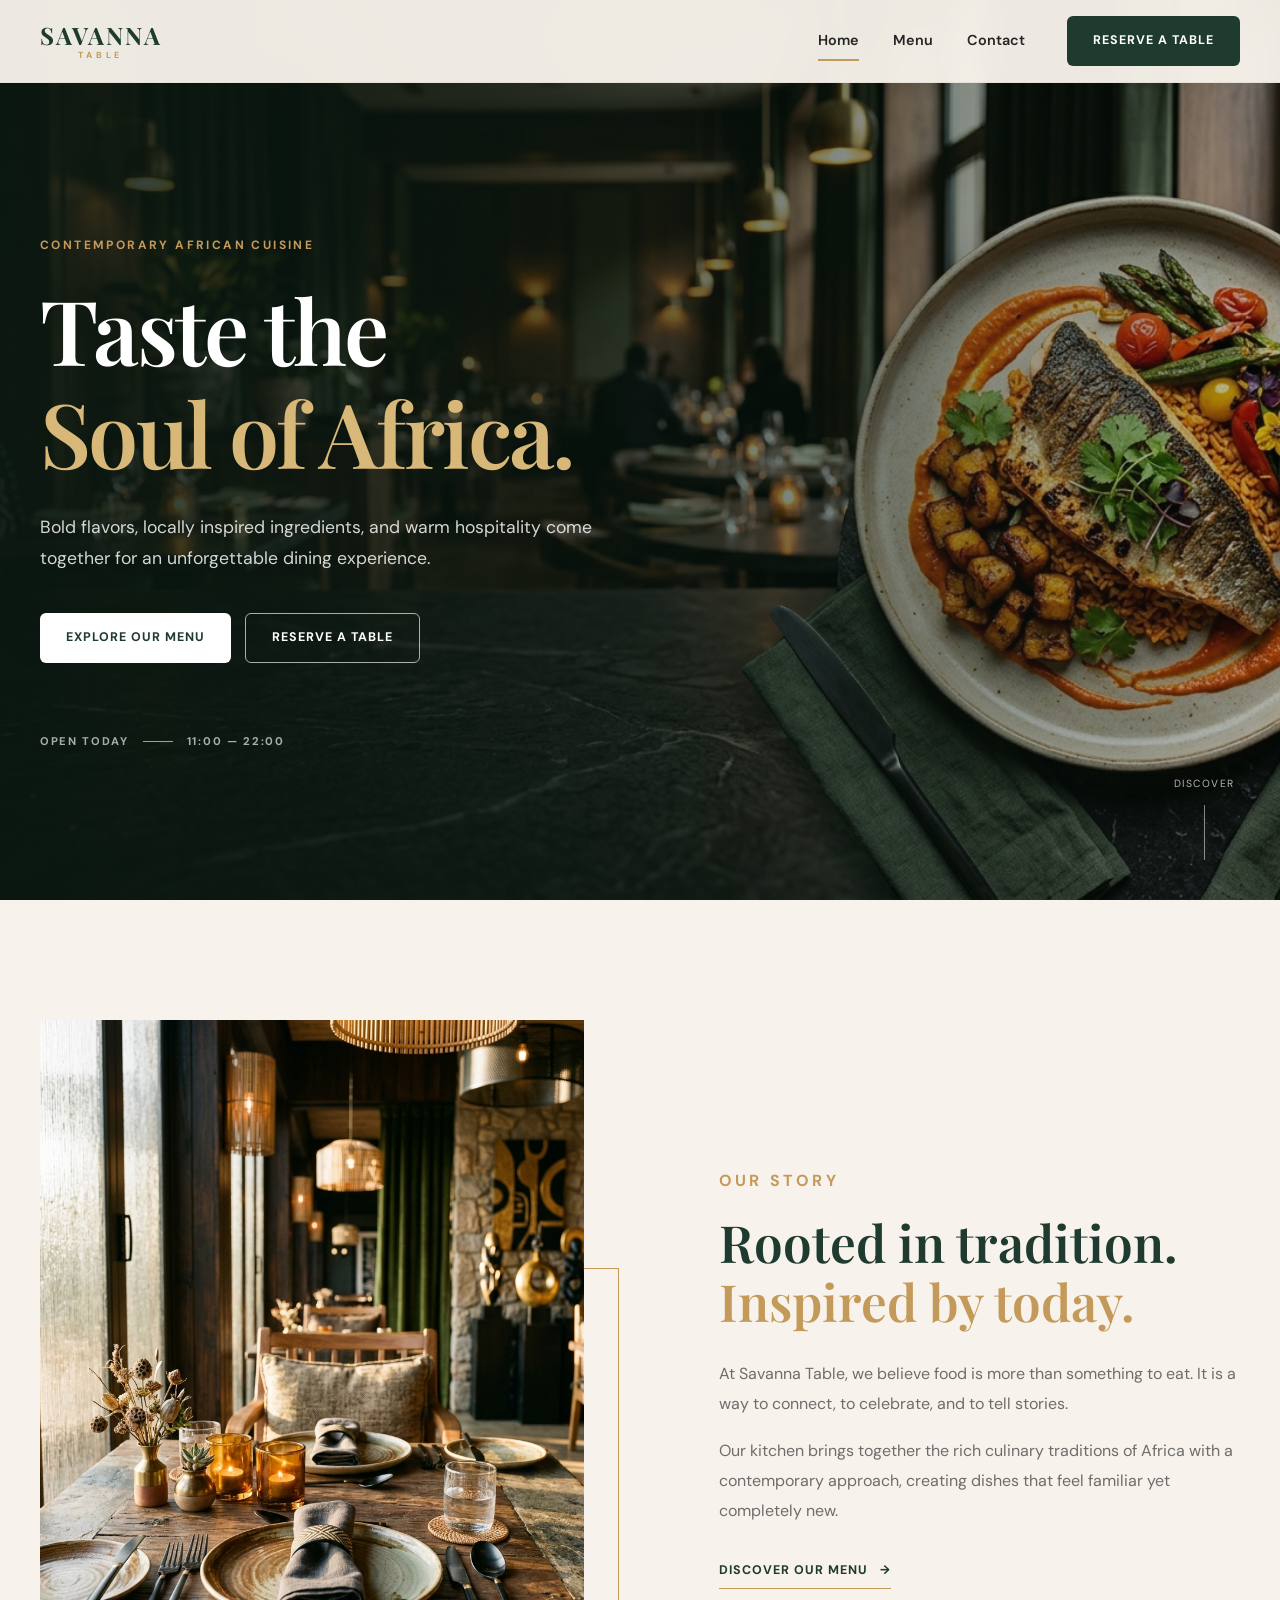
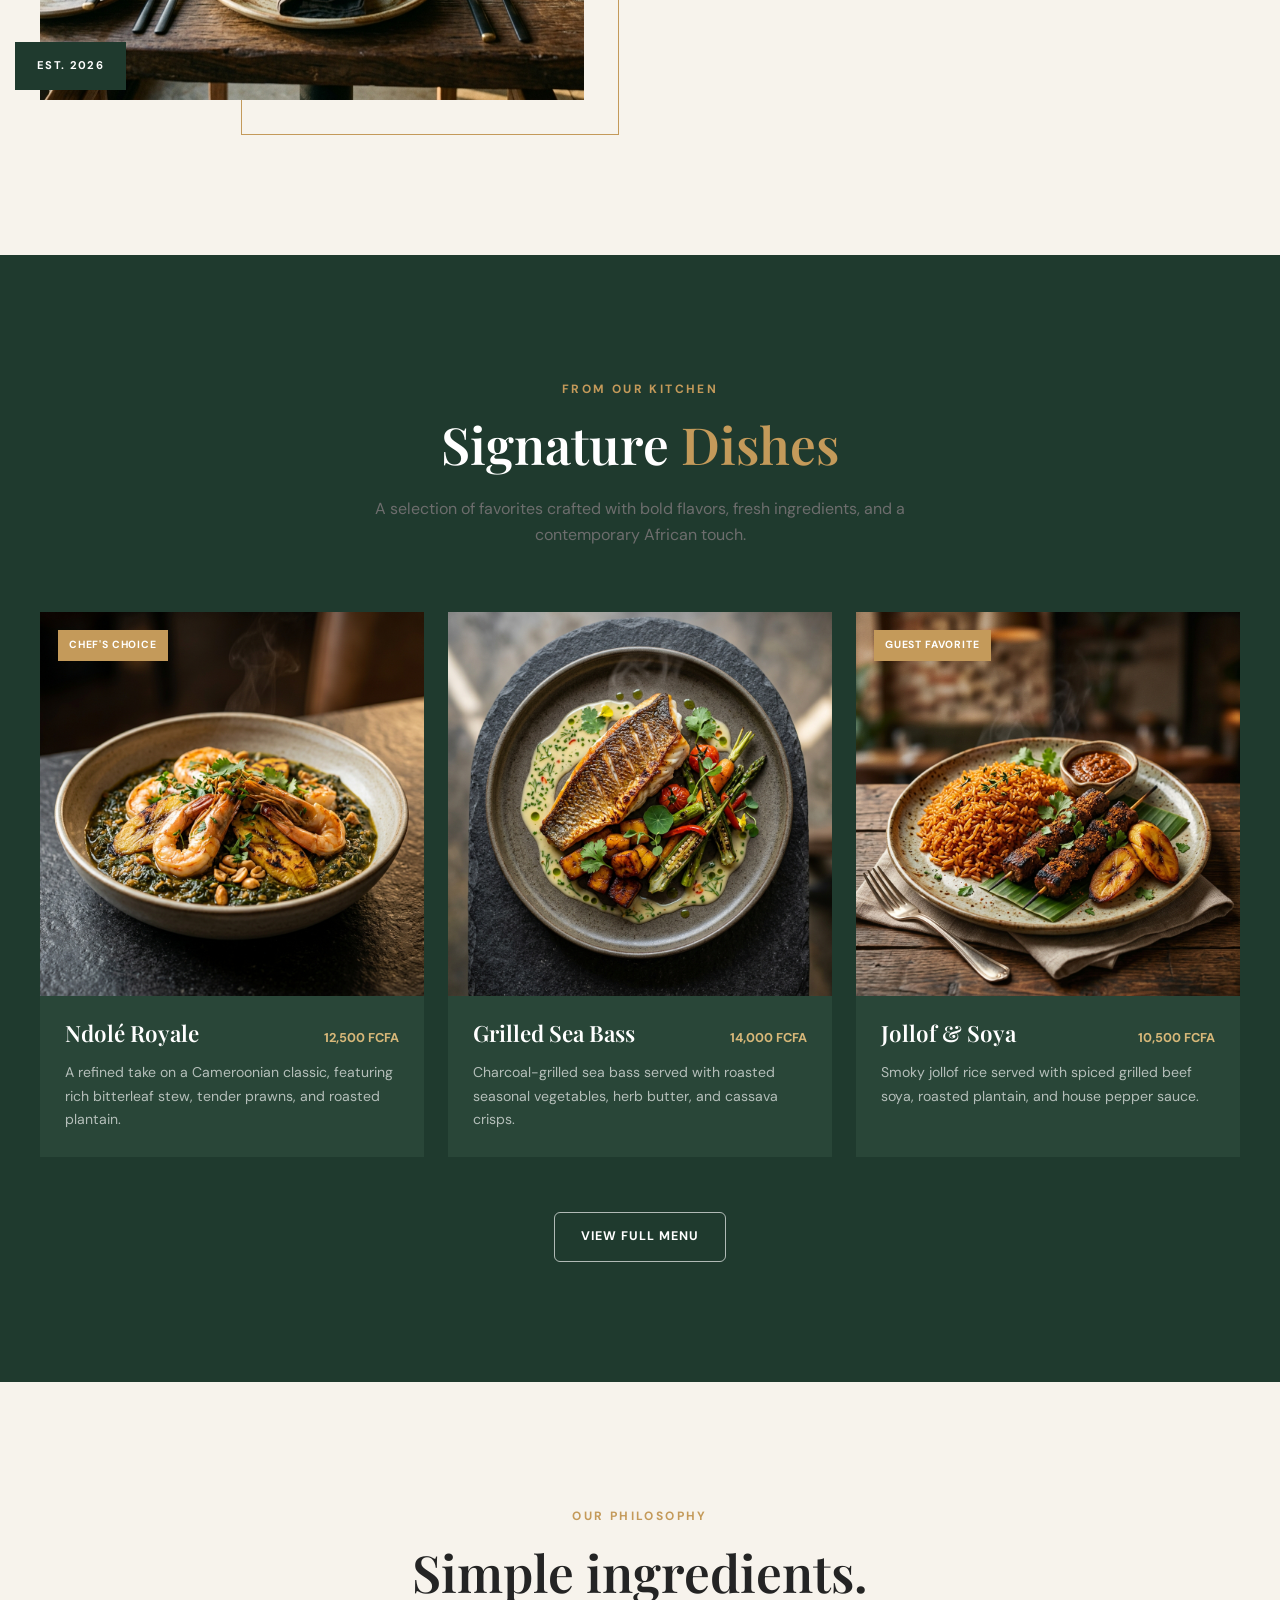
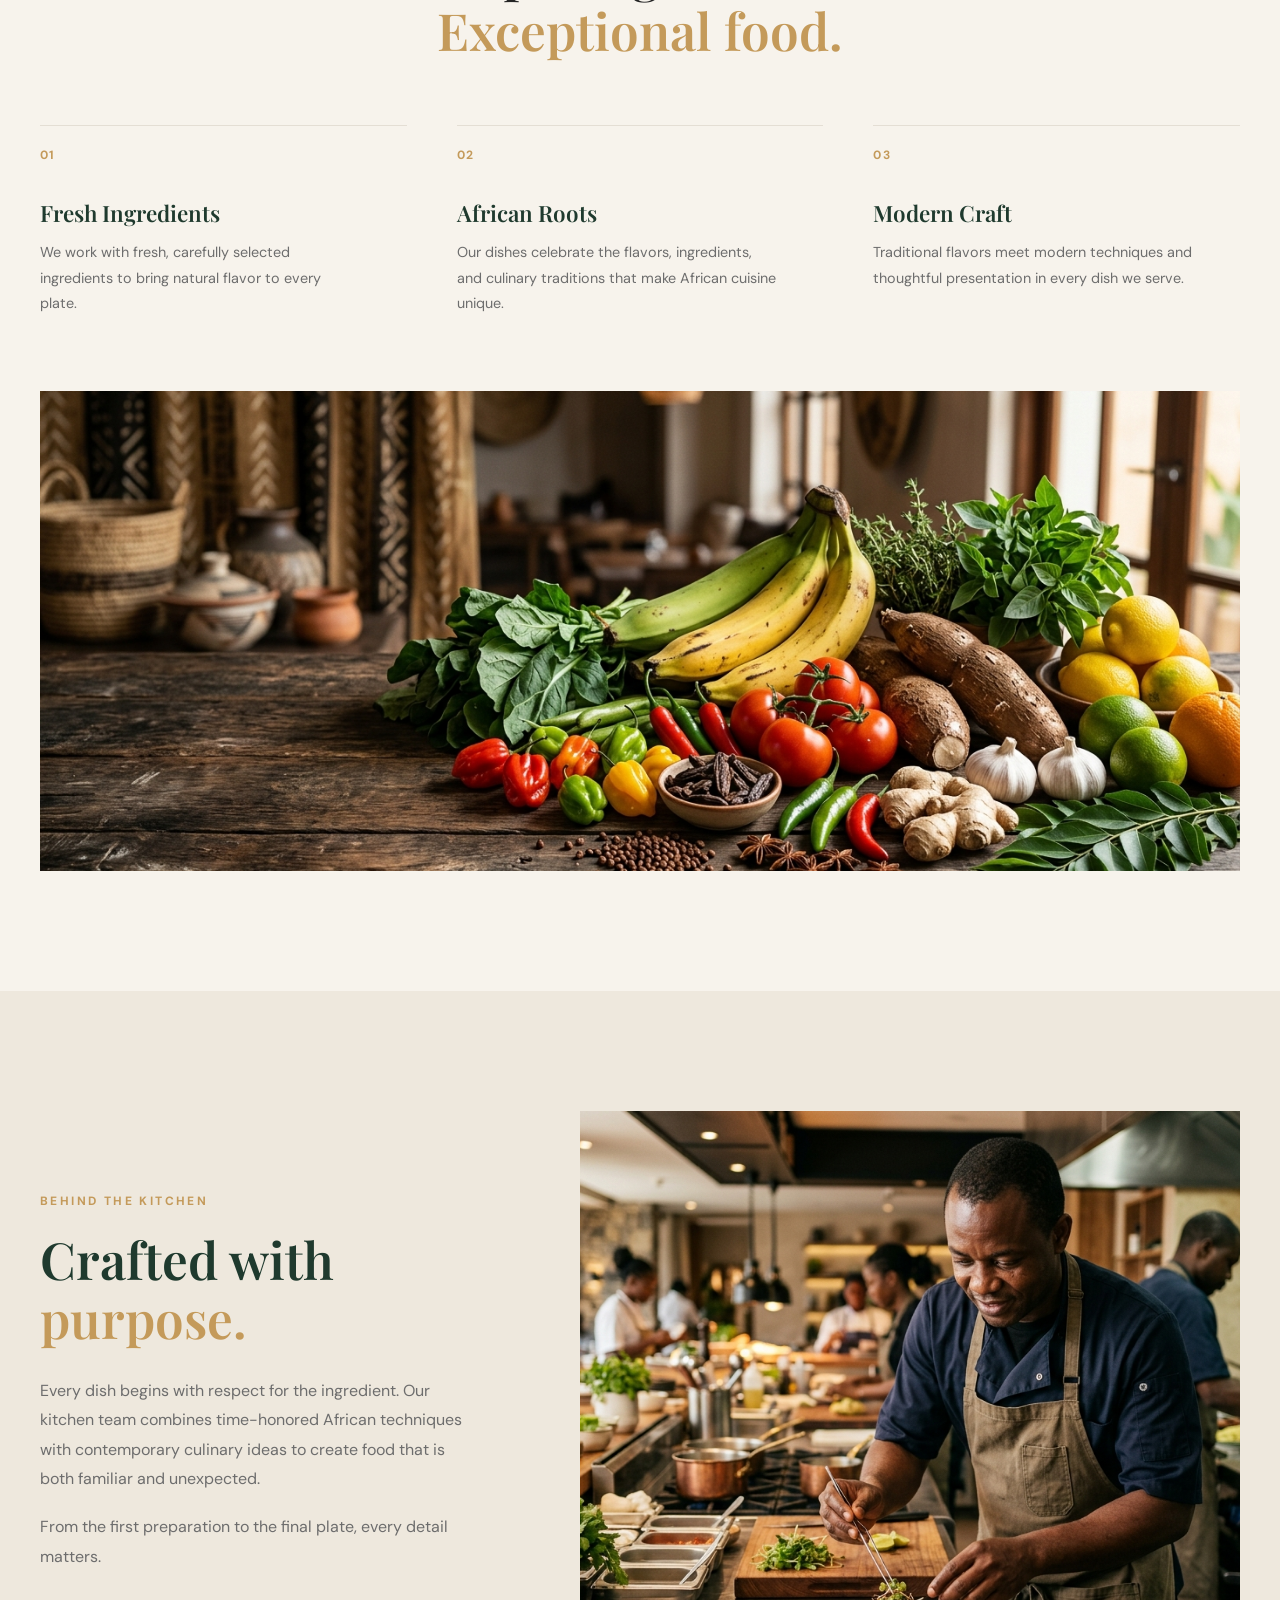
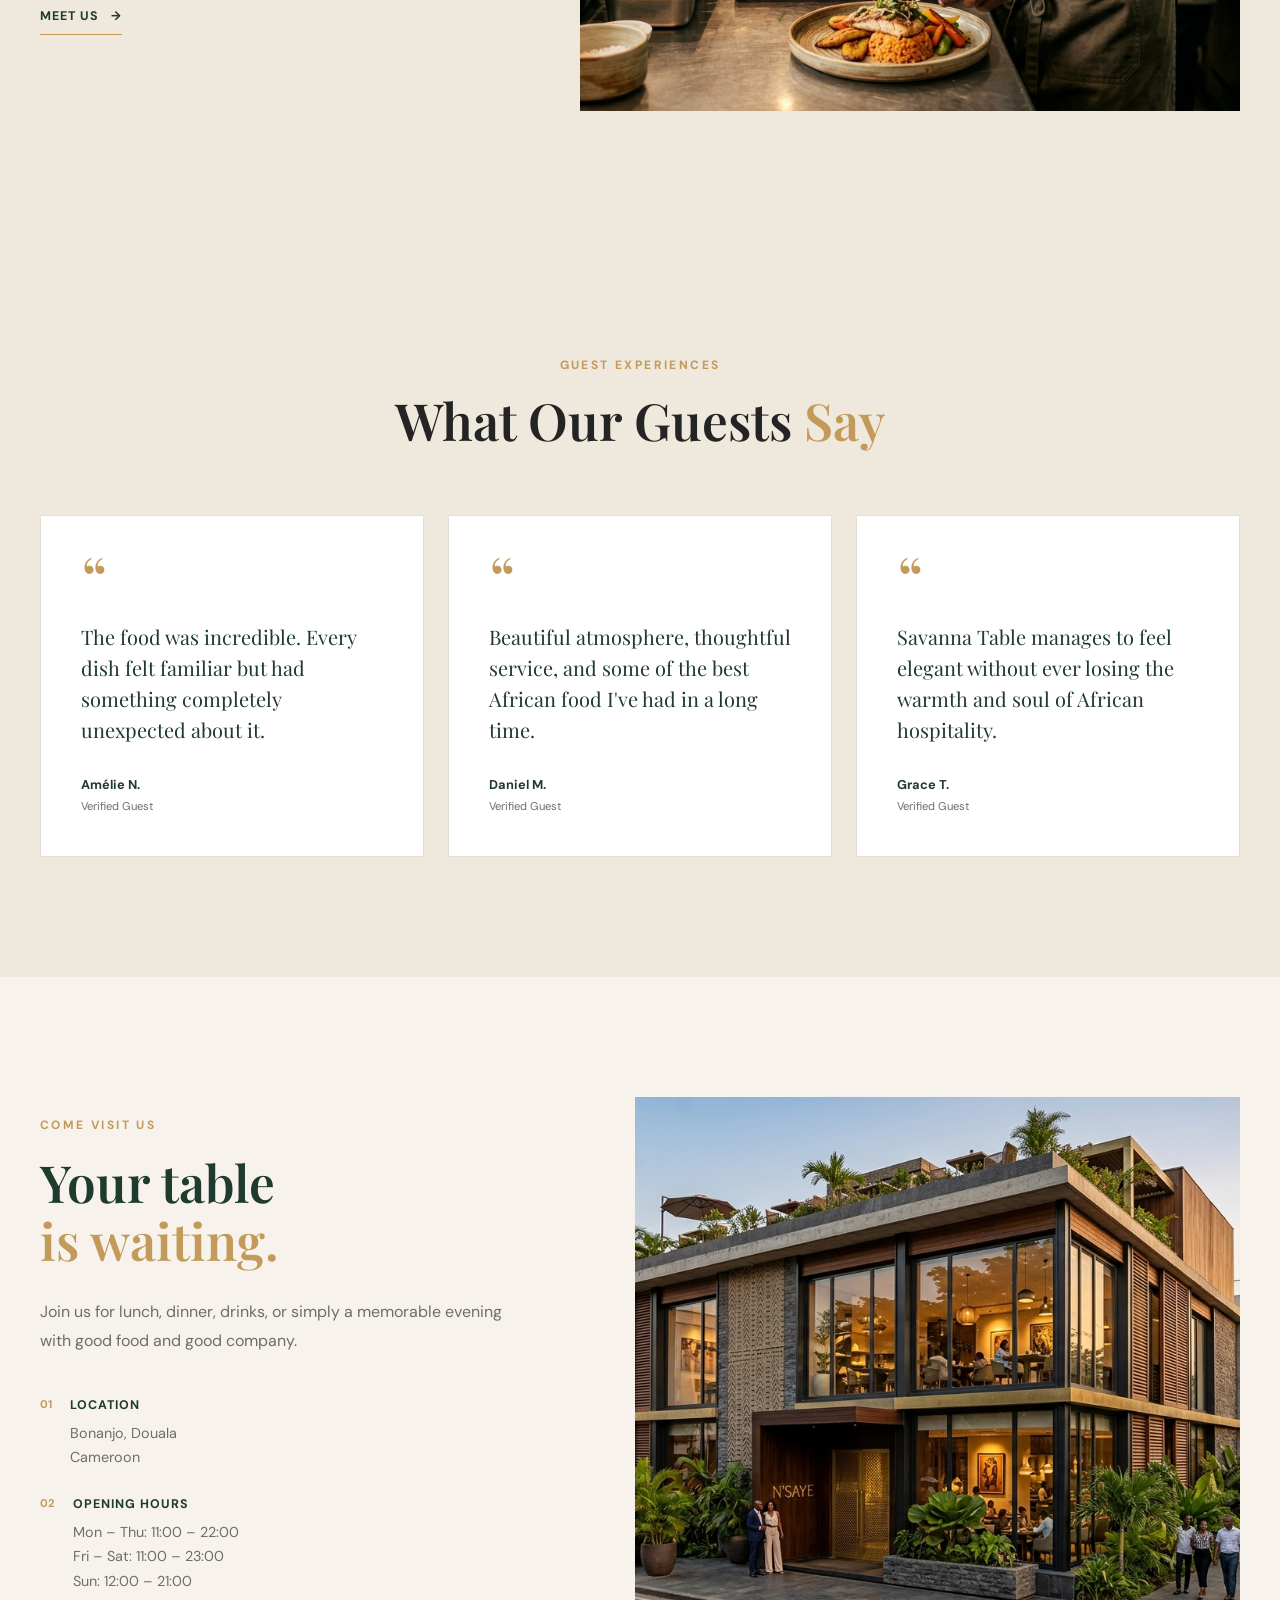
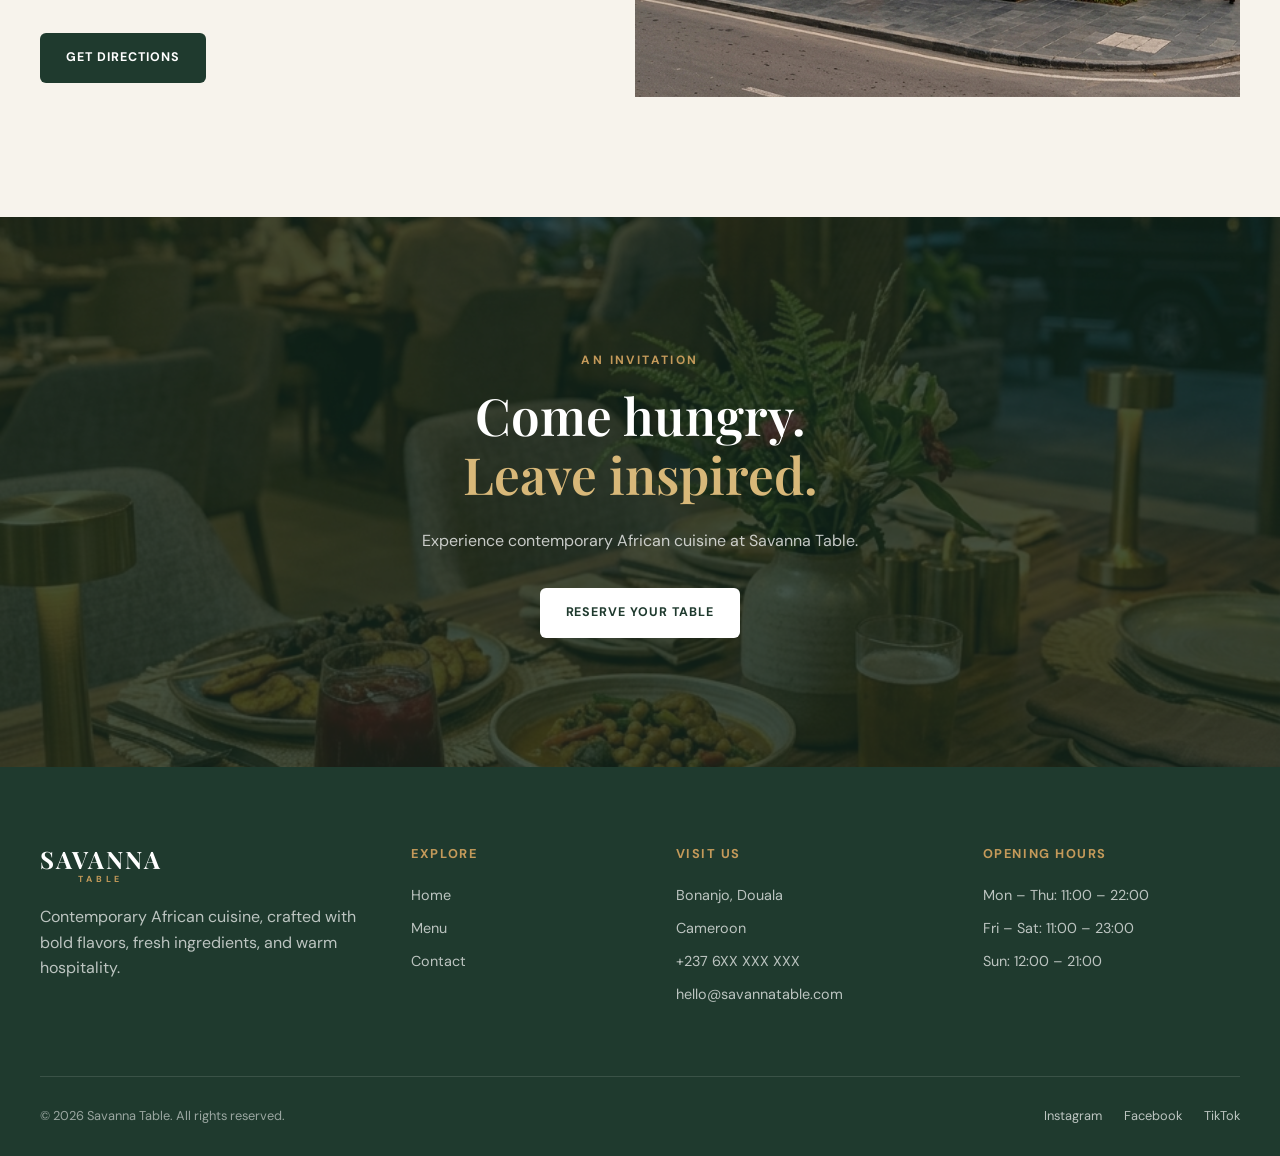
<file: index.html>
<!DOCTYPE html>
<html lang="en">

<head>

    <meta charset="UTF-8">

    <meta
        name="viewport"
        content="width=device-width, initial-scale=1.0"
    >

    <meta
        name="description"
        content="Savanna Table — contemporary African cuisine, warm hospitality, and unforgettable dining experiences in Douala."
    >

    <meta
        name="keywords"
        content="Savanna Table, African restaurant, Douala restaurant, Cameroon cuisine, contemporary African cuisine"
    >

    <title>Savanna Table | Contemporary African Cuisine</title>

    <link
    rel="icon"
    type="image/png"
    href="images/favicon.jpeg"
    >


    <!-- =====================================================
         GOOGLE FONTS
         ===================================================== -->

    <link
        rel="preconnect"
        href="https://fonts.googleapis.com"
    >

    <link
        rel="preconnect"
        href="https://fonts.gstatic.com"
        crossorigin
    >

    <link
        href="https://fonts.googleapis.com/css2?family=DM+Sans:wght@400;500;600;700&family=Playfair+Display:wght@500;600;700&display=swap"
        rel="stylesheet"
    >


    <!-- =====================================================
         STYLESHEET
         ===================================================== -->

    <link
        rel="stylesheet"
        href="css/style.css"
    >

</head>


<body>


<!-- =========================================================
     HEADER
     ========================================================= -->

<header class="site-header" id="site-header">

    <nav class="navbar container">


        <!-- Logo -->

        <a
            href="index.html"
            class="logo"
            aria-label="Savanna Table Home"
        >

            <span class="logo-main">
                SAVANNA
            </span>

            <span class="logo-sub">
                TABLE
            </span>

        </a>


        <!-- Navigation -->

        <div
            class="nav-menu"
            id="nav-menu"
        >

            <a
                href="index.html"
                class="nav-link active"
            >
                Home
            </a>

            <a
                href="menu.html"
                class="nav-link"
            >
                Menu
            </a>

            <a
                href="contact.html"
                class="nav-link"
            >
                Contact
            </a>

            <a
                href="contact.html#reservation"
                class="btn btn-primary nav-cta"
            >
                Reserve a Table
            </a>

        </div>


        <!-- Mobile menu -->

        <button
            class="menu-toggle"
            id="menu-toggle"
            aria-label="Open navigation menu"
            aria-expanded="false"
            aria-controls="nav-menu"
        >

            <span></span>
            <span></span>
            <span></span>

        </button>

    </nav>

</header>



<!-- =========================================================
     MAIN
     ========================================================= -->

<main>


<!-- =========================================================
     HERO
     ========================================================= -->

<section class="hero">

    <img
        src="images/hero-image.jpeg"
        alt="Beautifully presented contemporary African cuisine at Savanna Table"
        class="hero-image"
    >


    <div class="hero-overlay"></div>


    <div class="hero-content container">

        <p class="eyebrow hero-eyebrow">
            Contemporary African Cuisine
        </p>


        <h1>
            Taste the
            <span>Soul of Africa.</span>
        </h1>


        <p class="hero-description">
            Bold flavors, locally inspired ingredients, and warm
            hospitality come together for an unforgettable dining
            experience.
        </p>


        <div class="hero-actions">

            <a
                href="menu.html"
                class="btn btn-light"
            >
                Explore Our Menu
            </a>

            <a
                href="contact.html#reservation"
                class="btn btn-outline-light"
            >
                Reserve a Table
            </a>

        </div>


        <div class="hero-meta">

            <span>
                Open Today
            </span>

            <span class="hero-meta-divider"></span>

            <span>
                11:00 — 22:00
            </span>

        </div>

    </div>


    <a
        href="#story"
        class="scroll-indicator"
        aria-label="Scroll to discover more"
    >

        <span>
            Discover
        </span>

        <span class="scroll-line"></span>

    </a>

</section>



<!-- =========================================================
     OUR STORY
     ========================================================= -->

<section
    class="story section"
    id="story"
>

    <div class="container story-grid">


        <!-- Image -->

        <div class="story-image-wrapper reveal">

            <img
                src="images/our-story.jpeg"
                alt="Elegant dining table at Savanna Table"
                class="story-image"
            >

            <div class="story-image-caption">

                <span>
                    Est. 2026
                </span>

            </div>

        </div>


        <!-- Content -->

        <div class="story-content reveal">

            <p class="eyebrow">
                Our Story
            </p>

            <h2>
                Rooted in tradition.
                <span>Inspired by today.</span>
            </h2>

            <p>
                At Savanna Table, we believe food is more than
                something to eat. It is a way to connect, to
                celebrate, and to tell stories.
            </p>

            <p>
                Our kitchen brings together the rich culinary
                traditions of Africa with a contemporary approach,
                creating dishes that feel familiar yet completely
                new.
            </p>


            <a
                href="menu.html"
                class="text-link"
            >
                Discover Our Menu
                <span>→</span>
            </a>

        </div>

    </div>

</section>



<!-- =========================================================
     SIGNATURE DISHES
     ========================================================= -->

<section class="dishes section section-dark">

    <div class="container">


        <div class="section-heading centered reveal">

            <p class="eyebrow">
                From Our Kitchen
            </p>

            <h2>
                Signature
                <span>Dishes</span>
            </h2>

            <p>
                A selection of favorites crafted with bold flavors,
                fresh ingredients, and a contemporary African touch.
            </p>

        </div>


        <div class="dish-grid">


            <!-- Dish 1 -->

            <article class="dish-card reveal">

                <div class="dish-image-wrapper">

                    <img
                        src="images/ndole-royale.jpeg"
                        alt="Ndolé Royale with prawns and roasted plantain"
                        class="dish-image"
                    >

                    <span class="dish-tag">
                        Chef's Choice
                    </span>

                </div>


                <div class="dish-content">

                    <div class="dish-title-row">

                        <h3>
                            Ndolé Royale
                        </h3>

                        <span class="dish-price">
                            12,500 FCFA
                        </span>

                    </div>

                    <p>
                        A refined take on a Cameroonian classic,
                        featuring rich bitterleaf stew, tender
                        prawns, and roasted plantain.
                    </p>

                </div>

            </article>



            <!-- Dish 2 -->

            <article class="dish-card reveal">

                <div class="dish-image-wrapper">

                    <img
                        src="images/grilled-sea-bass.jpeg"
                        alt="Grilled sea bass with roasted vegetables"
                        class="dish-image"
                    >

                </div>


                <div class="dish-content">

                    <div class="dish-title-row">

                        <h3>
                            Grilled Sea Bass
                        </h3>

                        <span class="dish-price">
                            14,000 FCFA
                        </span>

                    </div>

                    <p>
                        Charcoal-grilled sea bass served with
                        roasted seasonal vegetables, herb butter,
                        and cassava crisps.
                    </p>

                </div>

            </article>



            <!-- Dish 3 -->

            <article class="dish-card reveal">

                <div class="dish-image-wrapper">

                    <img
                        src="images/jollof-and-soya.jpeg"
                        alt="Jollof rice with grilled beef soya"
                        class="dish-image"
                    >

                    <span class="dish-tag">
                        Guest Favorite
                    </span>

                </div>


                <div class="dish-content">

                    <div class="dish-title-row">

                        <h3>
                            Jollof & Soya
                        </h3>

                        <span class="dish-price">
                            10,500 FCFA
                        </span>

                    </div>

                    <p>
                        Smoky jollof rice served with spiced grilled
                        beef soya, roasted plantain, and house
                        pepper sauce.
                    </p>

                </div>

            </article>


        </div>


        <div class="section-action reveal">

            <a
                href="menu.html"
                class="btn btn-outline-light"
            >
                View Full Menu
            </a>

        </div>

    </div>

</section>



<!-- =========================================================
     PHILOSOPHY
     ========================================================= -->

<section class="philosophy section">

    <div class="container">


        <div class="section-heading centered reveal">

            <p class="eyebrow">
                Our Philosophy
            </p>

            <h2>
                Simple ingredients.
                <span>Exceptional food.</span>
            </h2>

        </div>


        <div class="philosophy-grid">


            <!-- Item 1 -->

            <div class="philosophy-item reveal">

                <div class="philosophy-number">
                    01
                </div>

                <h3>
                    Fresh Ingredients
                </h3>

                <p>
                    We work with fresh, carefully selected
                    ingredients to bring natural flavor to
                    every plate.
                </p>

            </div>


            <!-- Item 2 -->

            <div class="philosophy-item reveal">

                <div class="philosophy-number">
                    02
                </div>

                <h3>
                    African Roots
                </h3>

                <p>
                    Our dishes celebrate the flavors, ingredients,
                    and culinary traditions that make African
                    cuisine unique.
                </p>

            </div>


            <!-- Item 3 -->

            <div class="philosophy-item reveal">

                <div class="philosophy-number">
                    03
                </div>

                <h3>
                    Modern Craft
                </h3>

                <p>
                    Traditional flavors meet modern techniques
                    and thoughtful presentation in every dish
                    we serve.
                </p>

            </div>

        </div>


        <div class="ingredients-image reveal">

            <img
                src="images/kitchen-ingredients.jpeg"
                alt="Fresh ingredients used in the Savanna Table kitchen"
            >

        </div>

    </div>

</section>



<!-- =========================================================
     CHEF SECTION
     ========================================================= -->

<section class="chef section">

    <div class="container chef-grid">


        <div class="chef-content reveal">

            <p class="eyebrow">
                Behind The Kitchen
            </p>

            <h2>
                Crafted with
                <span>purpose.</span>
            </h2>

            <p>
                Every dish begins with respect for the ingredient.
                Our kitchen team combines time-honored African
                techniques with contemporary culinary ideas to
                create food that is both familiar and unexpected.
            </p>

            <p>
                From the first preparation to the final plate,
                every detail matters.
            </p>

            <a
                href="contact.html"
                class="text-link"
            >
                Meet Us
                <span>→</span>
            </a>

        </div>


        <div class="chef-image-wrapper reveal">

            <img
                src="images/chef-kitchen-image.jpeg"
                alt="Chef preparing a dish in the Savanna Table kitchen"
                class="chef-image"
            >

        </div>

    </div>

</section>



<!-- =========================================================
     TESTIMONIALS
     ========================================================= -->

<section class="testimonials section section-cream">

    <div class="container">


        <div class="section-heading centered reveal">

            <p class="eyebrow">
                Guest Experiences
            </p>

            <h2>
                What Our Guests
                <span>Say</span>
            </h2>

        </div>


        <div class="testimonial-grid">


            <article class="testimonial-card reveal">

                <div class="quote-mark">
                    “
                </div>

                <blockquote>
                    The food was incredible. Every dish felt
                    familiar but had something completely
                    unexpected about it.
                </blockquote>

                <div class="testimonial-author">
                    <strong>
                        Amélie N.
                    </strong>

                    <span>
                        Verified Guest
                    </span>
                </div>

            </article>


            <article class="testimonial-card reveal">

                <div class="quote-mark">
                    “
                </div>

                <blockquote>
                    Beautiful atmosphere, thoughtful service,
                    and some of the best African food I've had
                    in a long time.
                </blockquote>

                <div class="testimonial-author">
                    <strong>
                        Daniel M.
                    </strong>

                    <span>
                        Verified Guest
                    </span>
                </div>

            </article>


            <article class="testimonial-card reveal">

                <div class="quote-mark">
                    “
                </div>

                <blockquote>
                    Savanna Table manages to feel elegant without
                    ever losing the warmth and soul of African
                    hospitality.
                </blockquote>

                <div class="testimonial-author">
                    <strong>
                        Grace T.
                    </strong>

                    <span>
                        Verified Guest
                    </span>
                </div>

            </article>


        </div>

    </div>

</section>



<!-- =========================================================
     VISIT US
     ========================================================= -->

<section class="visit section">

    <div class="container visit-grid">


        <div class="visit-content reveal">

            <p class="eyebrow">
                Come Visit Us
            </p>

            <h2>
                Your table
                <span>is waiting.</span>
            </h2>

            <p>
                Join us for lunch, dinner, drinks, or simply a
                memorable evening with good food and good company.
            </p>


            <div class="visit-details">

                <div class="visit-detail">

                    <span class="visit-icon">
                        01
                    </span>

                    <div>
                        <strong>
                            Location
                        </strong>

                        <p>
                            Bonanjo, Douala<br>
                            Cameroon
                        </p>
                    </div>

                </div>


                <div class="visit-detail">

                    <span class="visit-icon">
                        02
                    </span>

                    <div>
                        <strong>
                            Opening Hours
                        </strong>

                        <p>
                            Mon – Thu: 11:00 – 22:00<br>
                            Fri – Sat: 11:00 – 23:00<br>
                            Sun: 12:00 – 21:00
                        </p>

                    </div>

                </div>

            </div>


            <a
                href="contact.html"
                class="btn btn-primary"
            >
                Get Directions
            </a>

        </div>


        <div class="visit-image-wrapper reveal">

            <img
                src="images/contact-page.jpeg"
                alt="Savanna Table restaurant"
                class="visit-image"
            >

        </div>

    </div>

</section>



<!-- =========================================================
     FINAL CTA
     ========================================================= -->

<section class="final-cta">

    <img
        src="images/interior-social-media.jpeg"
        alt=""
        class="final-cta-image"
    >

    <div class="final-cta-overlay"></div>


    <div class="container final-cta-content reveal">

        <p class="eyebrow">
            An Invitation
        </p>

        <h2>
            Come hungry.
            <span>Leave inspired.</span>
        </h2>

        <p>
            Experience contemporary African cuisine at
            Savanna Table.
        </p>

        <a
            href="contact.html#reservation"
            class="btn btn-light"
        >
            Reserve Your Table
        </a>

    </div>

</section>


</main>



<!-- =========================================================
     FOOTER
     ========================================================= -->

<footer class="site-footer">

    <div class="container footer-grid">


        <!-- Brand -->

        <div class="footer-brand">

            <a
                href="index.html"
                class="logo footer-logo"
            >

                <span class="logo-main">
                    SAVANNA
                </span>

                <span class="logo-sub">
                    TABLE
                </span>

            </a>

            <p>
                Contemporary African cuisine, crafted with bold
                flavors, fresh ingredients, and warm hospitality.
            </p>

        </div>


        <!-- Navigation -->

        <div class="footer-column">

            <h3>
                Explore
            </h3>

            <a href="index.html">
                Home
            </a>

            <a href="menu.html">
                Menu
            </a>

            <a href="contact.html">
                Contact
            </a>

        </div>


        <!-- Contact -->

        <div class="footer-column">

            <h3>
                Visit Us
            </h3>

            <p>
                Bonanjo, Douala
            </p>

            <p>
                Cameroon
            </p>

            <a href="tel:+237600000000">
                +237 6XX XXX XXX
            </a>

            <a href="mailto:hello@savannatable.com">
                hello@savannatable.com
            </a>

        </div>


        <!-- Hours -->

        <div class="footer-column">

            <h3>
                Opening Hours
            </h3>

            <p>
                Mon – Thu: 11:00 – 22:00
            </p>

            <p>
                Fri – Sat: 11:00 – 23:00
            </p>

            <p>
                Sun: 12:00 – 21:00
            </p>

        </div>

    </div>


    <div class="footer-bottom container">

        <p>
            © 2026 Savanna Table. All rights reserved.
        </p>


        <div class="social-links">

            <a href="#" aria-label="Instagram">
                Instagram
            </a>

            <a href="#" aria-label="Facebook">
                Facebook
            </a>

            <a href="#" aria-label="TikTok">
                TikTok
            </a>

        </div>

    </div>

</footer>



<!-- =========================================================
     BACK TO TOP
     ========================================================= -->

<button
    class="back-to-top"
    id="back-to-top"
    aria-label="Back to top"
>
    ↑
</button>



<!-- =========================================================
     JAVASCRIPT
     ========================================================= -->

<script src="js/script.js"></script>

</body>

</html>
</file>
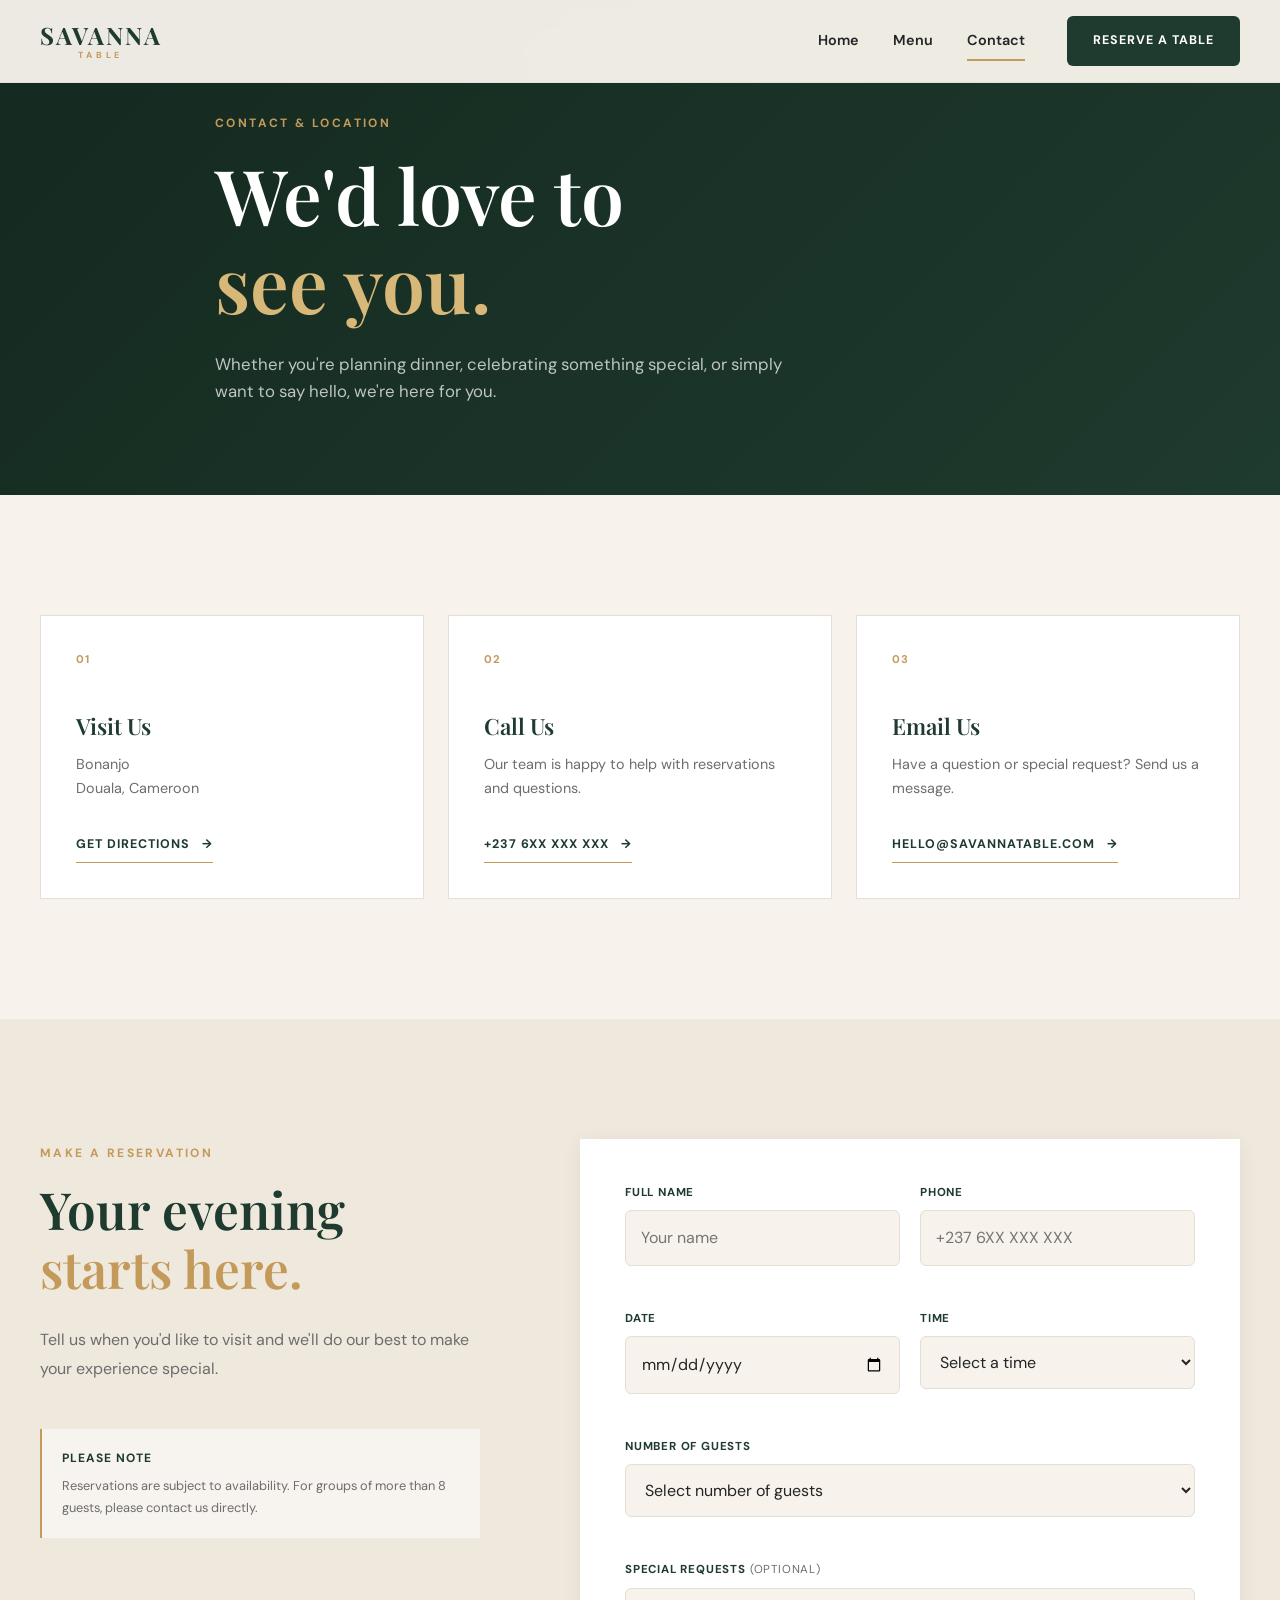
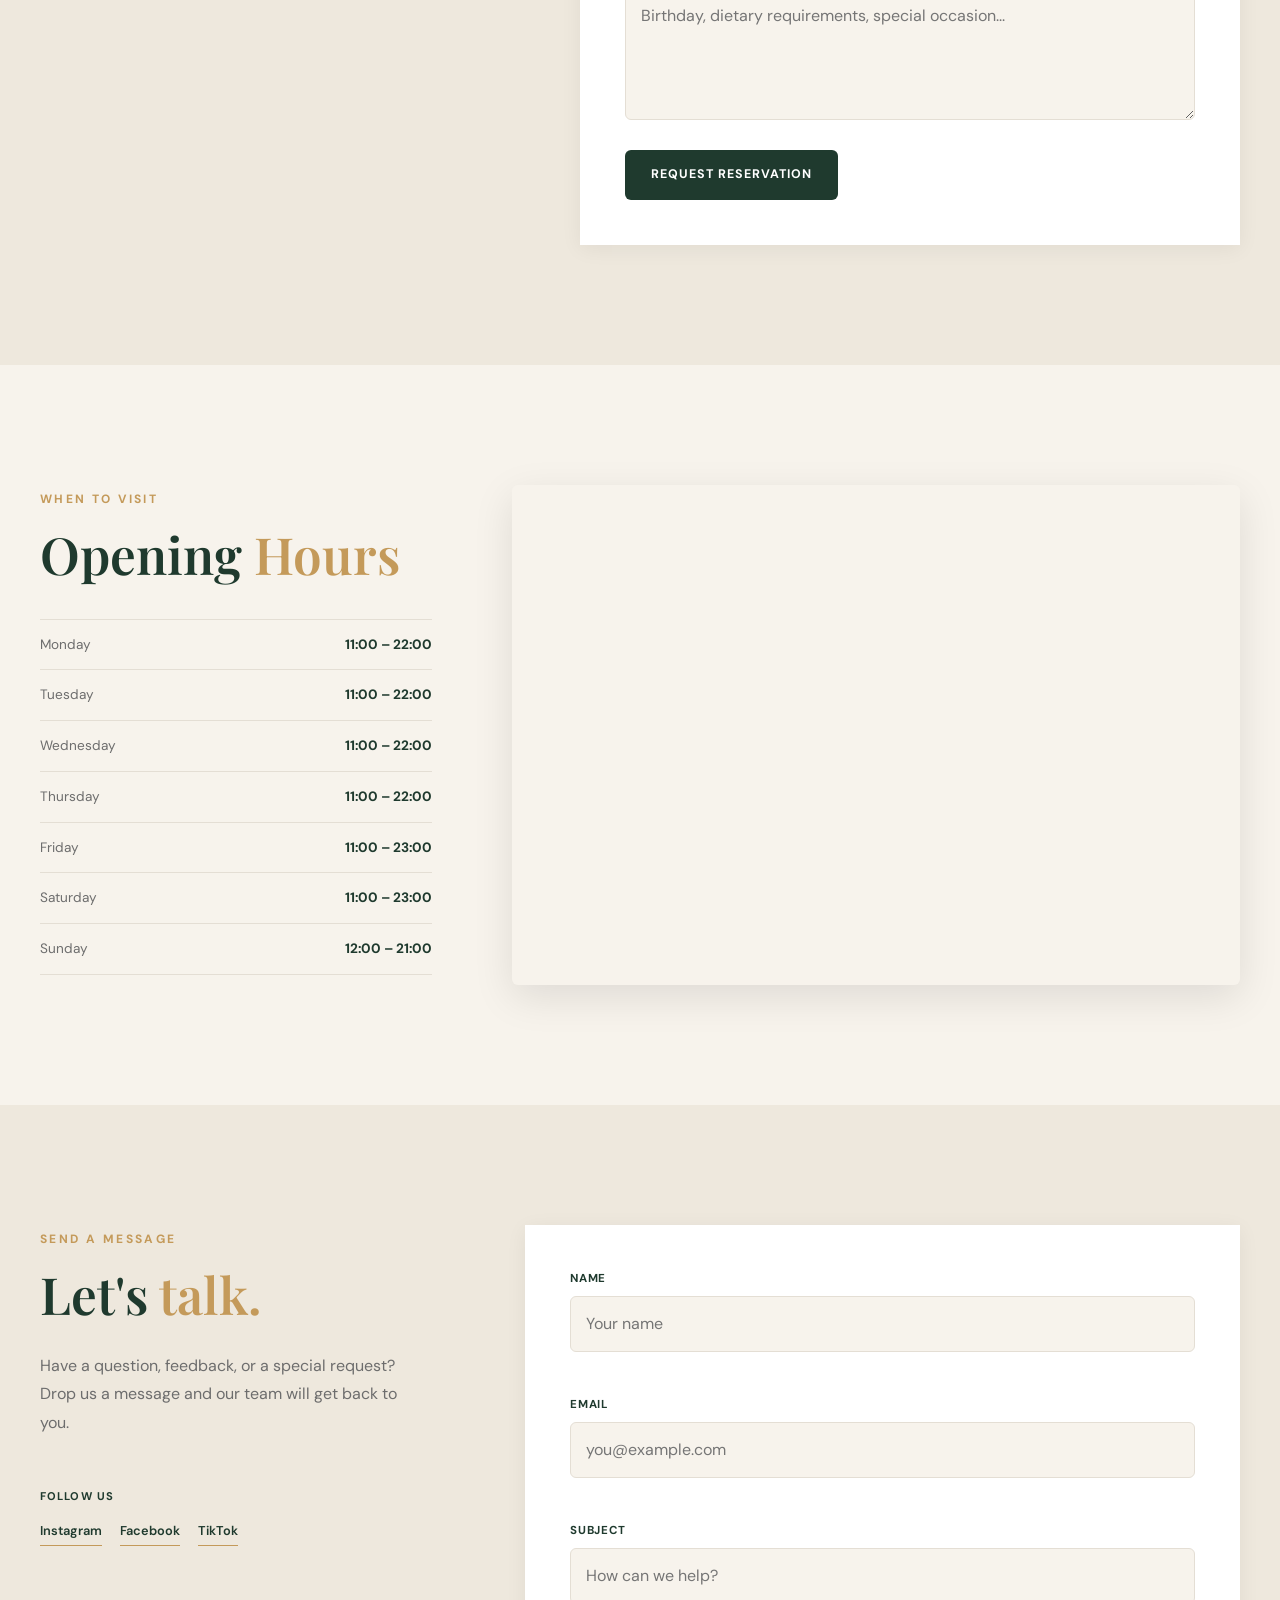
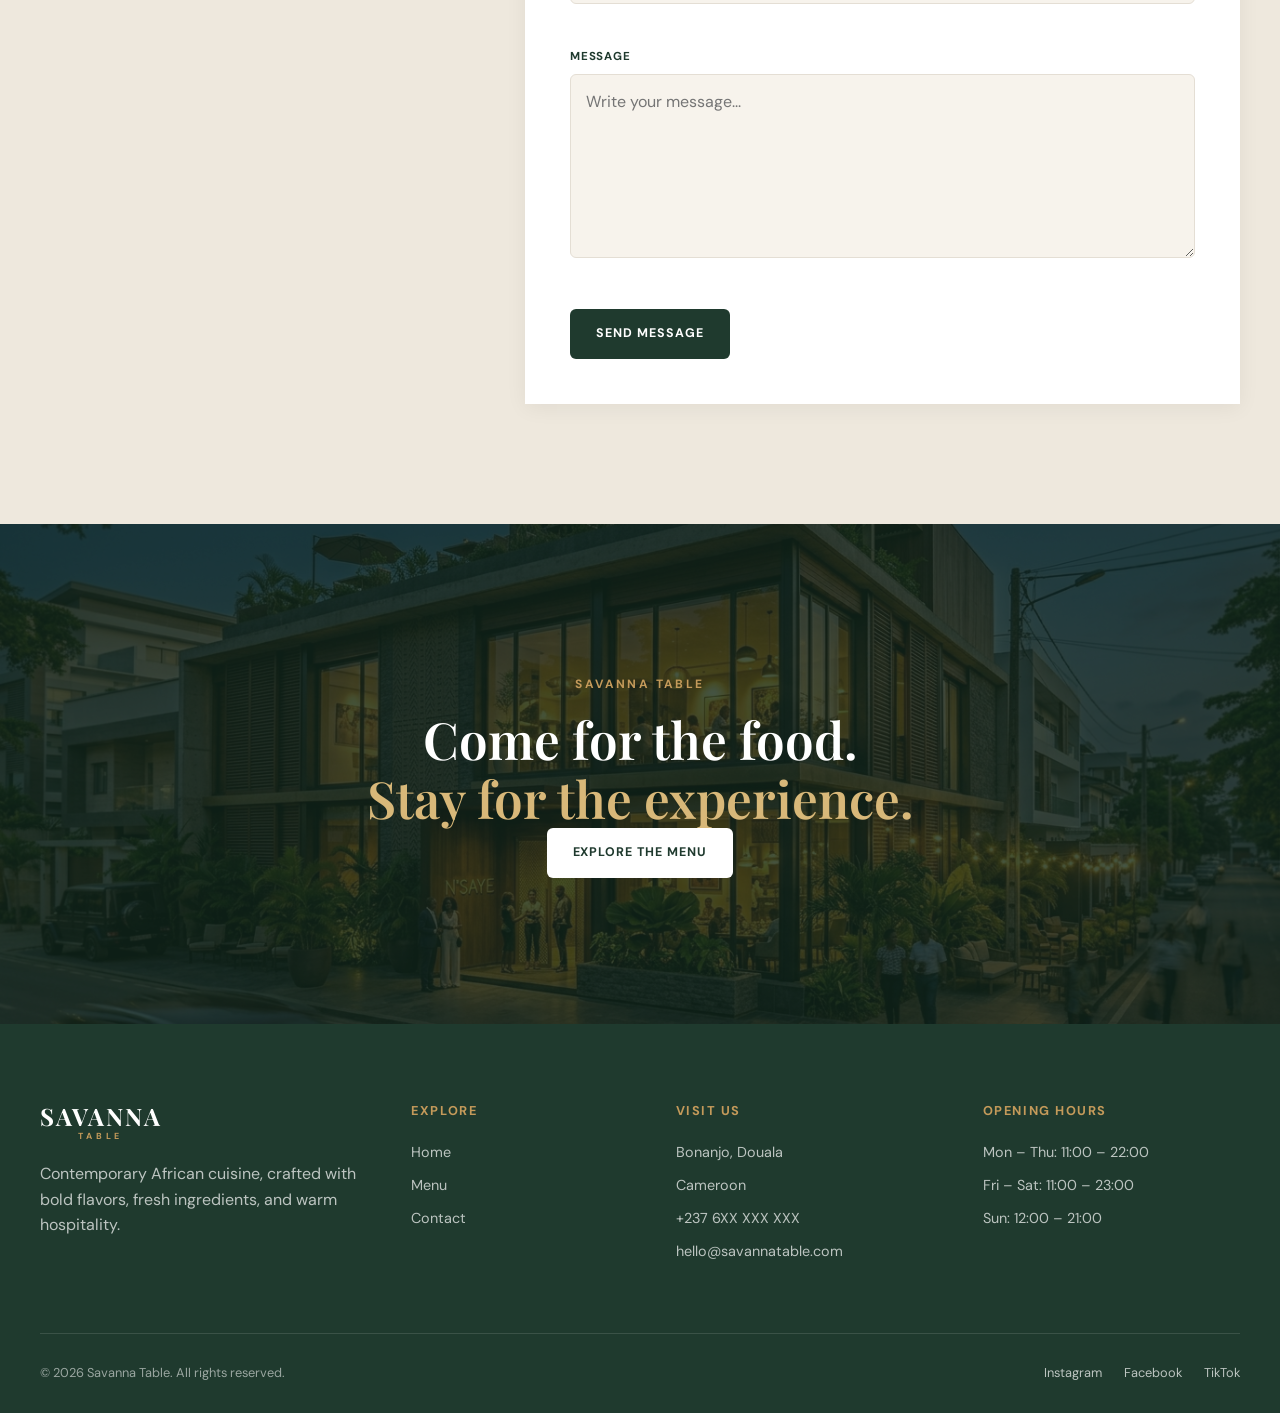
<file: contact.html>
<!DOCTYPE html>
<html lang="en">

<head>

    <meta charset="UTF-8">

    <meta
        name="viewport"
        content="width=device-width, initial-scale=1.0"
    >

    <meta
        name="description"
        content="Contact Savanna Table in Bonanjo, Douala. View opening hours, find our location, make a reservation or send us a message."
    >

    <link
    rel="icon"
    type="image/png"
    href="images/favicon.jpeg"
    >

    <title>Contact & Location | Savanna Table</title>

    <link
        rel="preconnect"
        href="https://fonts.googleapis.com"
    >

    <link
        rel="preconnect"
        href="https://fonts.gstatic.com"
        crossorigin
    >

    <link
        href="https://fonts.googleapis.com/css2?family=DM+Sans:wght@400;500;600;700&family=Playfair+Display:wght@500;600;700&display=swap"
        rel="stylesheet"
    >

    <link
        rel="stylesheet"
        href="css/style.css"
    >

</head>


<body>


<!-- =========================================================
     HEADER
     ========================================================= -->

<header class="site-header" id="site-header">

    <nav class="navbar container">

        <a
            href="index.html"
            class="logo"
            aria-label="Savanna Table Home"
        >

            <span class="logo-main">
                SAVANNA
            </span>

            <span class="logo-sub">
                TABLE
            </span>

        </a>


        <div
            class="nav-menu"
            id="nav-menu"
        >

            <a
                href="index.html"
                class="nav-link"
            >
                Home
            </a>

            <a
                href="menu.html"
                class="nav-link"
            >
                Menu
            </a>

            <a
                href="contact.html"
                class="nav-link active"
            >
                Contact
            </a>

            <a
                href="#reservation"
                class="btn btn-primary nav-cta"
            >
                Reserve a Table
            </a>

        </div>


        <button
            class="menu-toggle"
            id="menu-toggle"
            aria-label="Open navigation menu"
            aria-expanded="false"
            aria-controls="nav-menu"
        >

            <span></span>
            <span></span>
            <span></span>

        </button>

    </nav>

</header>


<main>


<!-- =========================================================
     CONTACT HERO
     ========================================================= -->

<section class="contact-hero">

    <div class="container contact-hero-content">

        <p class="eyebrow">
            Contact & Location
        </p>

        <h1>
            We'd love to
            <span>see you.</span>
        </h1>

        <p>
            Whether you're planning dinner, celebrating something
            special, or simply want to say hello, we're here for you.
        </p>

    </div>

</section>


<!-- =========================================================
     CONTACT DETAILS
     ========================================================= -->

<section class="contact-details section">

    <div class="container">

        <div class="contact-info-grid">


            <div class="contact-info-card reveal">

                <span class="contact-card-number">
                    01
                </span>

                <h3>
                    Visit Us
                </h3>

                <p>
                    Bonanjo<br>
                    Douala, Cameroon
                </p>

                <a
                    href="#location"
                    class="text-link"
                >
                    Get Directions
                    <span>→</span>
                </a>

            </div>


            <div class="contact-info-card reveal">

                <span class="contact-card-number">
                    02
                </span>

                <h3>
                    Call Us
                </h3>

                <p>
                    Our team is happy to help with
                    reservations and questions.
                </p>

                <a
                    href="tel:+237600000000"
                    class="text-link"
                >
                    +237 6XX XXX XXX
                    <span>→</span>
                </a>

            </div>


            <div class="contact-info-card reveal">

                <span class="contact-card-number">
                    03
                </span>

                <h3>
                    Email Us
                </h3>

                <p>
                    Have a question or special request?
                    Send us a message.
                </p>

                <a
                    href="mailto:hello@savannatable.com"
                    class="text-link"
                >
                    hello@savannatable.com
                    <span>→</span>
                </a>

            </div>


        </div>

    </div>

</section>


<!-- =========================================================
     RESERVATION
     ========================================================= -->

<section
    class="reservation section"
    id="reservation"
>

    <div class="container reservation-grid">


        <!-- Form introduction -->

        <div class="reservation-intro reveal">

            <p class="eyebrow">
                Make a Reservation
            </p>

            <h2>
                Your evening
                <span>starts here.</span>
            </h2>

            <p>
                Tell us when you'd like to visit and we'll do
                our best to make your experience special.
            </p>


            <div class="reservation-note">

                <strong>
                    Please note
                </strong>

                <p>
                    Reservations are subject to availability.
                    For groups of more than 8 guests, please
                    contact us directly.
                </p>

            </div>

        </div>


        <!-- Reservation form -->

        <form
            class="reservation-form reveal"
            id="reservation-form"
            novalidate
        >

            <div class="form-row">

                <div class="form-group">

                    <label for="reservation-name">
                        Full Name
                    </label>

                    <input
                        type="text"
                        id="reservation-name"
                        name="name"
                        placeholder="Your name"
                        required
                    >

                    <small class="form-error"></small>

                </div>


                <div class="form-group">

                    <label for="reservation-phone">
                        Phone
                    </label>

                    <input
                        type="tel"
                        id="reservation-phone"
                        name="phone"
                        placeholder="+237 6XX XXX XXX"
                        required
                    >

                    <small class="form-error"></small>

                </div>

            </div>


            <div class="form-row">

                <div class="form-group">

                    <label for="reservation-date">
                        Date
                    </label>

                    <input
                        type="date"
                        id="reservation-date"
                        name="date"
                        required
                    >

                    <small class="form-error"></small>

                </div>


                <div class="form-group">

                    <label for="reservation-time">
                        Time
                    </label>

                    <select
                        id="reservation-time"
                        name="time"
                        required
                    >

                        <option value="">
                            Select a time
                        </option>

                        <option>
                            12:00
                        </option>

                        <option>
                            13:00
                        </option>

                        <option>
                            18:00
                        </option>

                        <option>
                            19:00
                        </option>

                        <option>
                            20:00
                        </option>

                        <option>
                            21:00
                        </option>

                    </select>

                    <small class="form-error"></small>

                </div>

            </div>


            <div class="form-group">

                <label for="reservation-guests">
                    Number of Guests
                </label>

                <select
                    id="reservation-guests"
                    name="guests"
                    required
                >

                    <option value="">
                        Select number of guests
                    </option>

                    <option>
                        1
                    </option>

                    <option>
                        2
                    </option>

                    <option>
                        3
                    </option>

                    <option>
                        4
                    </option>

                    <option>
                        5
                    </option>

                    <option>
                        6
                    </option>

                    <option>
                        7
                    </option>

                    <option>
                        8
                    </option>

                </select>

                <small class="form-error"></small>

            </div>


            <div class="form-group">

                <label for="reservation-message">
                    Special Requests
                    <span>(Optional)</span>
                </label>

                <textarea
                    id="reservation-message"
                    name="message"
                    rows="4"
                    placeholder="Birthday, dietary requirements, special occasion..."
                ></textarea>

            </div>


            <button
                type="submit"
                class="btn btn-primary"
            >
                Request Reservation
            </button>


            <div
                class="form-success"
                id="reservation-success"
                hidden
            >
                ✓ Reservation request received. We'll contact you shortly to confirm your table.
            </div>

        </form>

    </div>

</section>


<!-- =========================================================
     OPENING HOURS + LOCATION
     ========================================================= -->

<section
    class="location section"
    id="location"
>

    <div class="container location-grid">


        <!-- Hours -->

        <div class="hours-content reveal">

            <p class="eyebrow">
                When To Visit
            </p>

            <h2>
                Opening
                <span>Hours</span>
            </h2>


            <div class="hours-list">

                <div class="hours-row">
                    <span>Monday</span>
                    <strong>11:00 – 22:00</strong>
                </div>

                <div class="hours-row">
                    <span>Tuesday</span>
                    <strong>11:00 – 22:00</strong>
                </div>

                <div class="hours-row">
                    <span>Wednesday</span>
                    <strong>11:00 – 22:00</strong>
                </div>

                <div class="hours-row">
                    <span>Thursday</span>
                    <strong>11:00 – 22:00</strong>
                </div>

                <div class="hours-row">
                    <span>Friday</span>
                    <strong>11:00 – 23:00</strong>
                </div>

                <div class="hours-row">
                    <span>Saturday</span>
                    <strong>11:00 – 23:00</strong>
                </div>

                <div class="hours-row">
                    <span>Sunday</span>
                    <strong>12:00 – 21:00</strong>
                </div>

            </div>

        </div>


        <!-- Map -->

        <div class="map-wrapper reveal">

            <iframe
                src="https://www.google.com/maps?q=Bonanjo%2C%20Douala%2C%20Cameroon&output=embed"
                title="Savanna Table location in Bonanjo, Douala"
                loading="lazy"
                allowfullscreen
            ></iframe>

        </div>

    </div>

</section>


<!-- =========================================================
     CONTACT FORM
     ========================================================= -->

<section class="contact-form-section section">

    <div class="container contact-form-grid">


        <div class="contact-form-intro reveal">

            <p class="eyebrow">
                Send A Message
            </p>

            <h2>
                Let's
                <span>talk.</span>
            </h2>

            <p>
                Have a question, feedback, or a special request?
                Drop us a message and our team will get back to you.
            </p>


            <div class="social-follow">

                <span>
                    Follow us
                </span>

                <div>

                    <a href="#">
                        Instagram
                    </a>

                    <a href="#">
                        Facebook
                    </a>

                    <a href="#">
                        TikTok
                    </a>

                </div>

            </div>

        </div>


        <form
            class="contact-form reveal"
            id="contact-form"
            novalidate
        >

            <div class="form-group">

                <label for="contact-name">
                    Name
                </label>

                <input
                    type="text"
                    id="contact-name"
                    name="name"
                    placeholder="Your name"
                    required
                >

                <small class="form-error"></small>

            </div>


            <div class="form-group">

                <label for="contact-email">
                    Email
                </label>

                <input
                    type="email"
                    id="contact-email"
                    name="email"
                    placeholder="you@example.com"
                    required
                >

                <small class="form-error"></small>

            </div>


            <div class="form-group">

                <label for="contact-subject">
                    Subject
                </label>

                <input
                    type="text"
                    id="contact-subject"
                    name="subject"
                    placeholder="How can we help?"
                    required
                >

                <small class="form-error"></small>

            </div>


            <div class="form-group">

                <label for="contact-message">
                    Message
                </label>

                <textarea
                    id="contact-message"
                    name="message"
                    rows="6"
                    placeholder="Write your message..."
                    required
                ></textarea>

                <small class="form-error"></small>

            </div>


            <button
                type="submit"
                class="btn btn-primary"
            >
                Send Message
            </button>


            <div
                class="form-success"
                id="contact-success"
                hidden
            >
                ✓ Thanks for reaching out. We'll get back to you shortly.
            </div>

        </form>

    </div>

</section>


<!-- =========================================================
     CONTACT IMAGE CTA
     ========================================================= -->

<section class="contact-image-cta">

    <img
        src="images/contact-page-2.jpeg"
        alt=""
    >

    <div class="contact-image-overlay"></div>


    <div class="container contact-image-content reveal">

        <p class="eyebrow">
            Savanna Table
        </p>

        <h2>
            Come for the food.
            <span>Stay for the experience.</span>
        </h2>

        <a
            href="menu.html"
            class="btn btn-light"
        >
            Explore The Menu
        </a>

    </div>

</section>


</main>


<!-- =========================================================
     FOOTER
     ========================================================= -->

<footer class="site-footer">

    <div class="container footer-grid">

        <div class="footer-brand">

            <a
                href="index.html"
                class="logo footer-logo"
            >

                <span class="logo-main">
                    SAVANNA
                </span>

                <span class="logo-sub">
                    TABLE
                </span>

            </a>

            <p>
                Contemporary African cuisine, crafted with bold
                flavors, fresh ingredients, and warm hospitality.
            </p>

        </div>


        <div class="footer-column">

            <h3>
                Explore
            </h3>

            <a href="index.html">
                Home
            </a>

            <a href="menu.html">
                Menu
            </a>

            <a href="contact.html">
                Contact
            </a>

        </div>


        <div class="footer-column">

            <h3>
                Visit Us
            </h3>

            <p>
                Bonanjo, Douala
            </p>

            <p>
                Cameroon
            </p>

            <a href="tel:+237600000000">
                +237 6XX XXX XXX
            </a>

            <a href="mailto:hello@savannatable.com">
                hello@savannatable.com
            </a>

        </div>


        <div class="footer-column">

            <h3>
                Opening Hours
            </h3>

            <p>
                Mon – Thu: 11:00 – 22:00
            </p>

            <p>
                Fri – Sat: 11:00 – 23:00
            </p>

            <p>
                Sun: 12:00 – 21:00
            </p>

        </div>

    </div>


    <div class="footer-bottom container">

        <p>
            © 2026 Savanna Table. All rights reserved.
        </p>

        <div class="social-links">

            <a href="#">
                Instagram
            </a>

            <a href="#">
                Facebook
            </a>

            <a href="#">
                TikTok
            </a>

        </div>

    </div>

</footer>


<button
    class="back-to-top"
    id="back-to-top"
    aria-label="Back to top"
>
    ↑
</button>


<script src="js/script.js"></script>

</body>

</html>
</file>
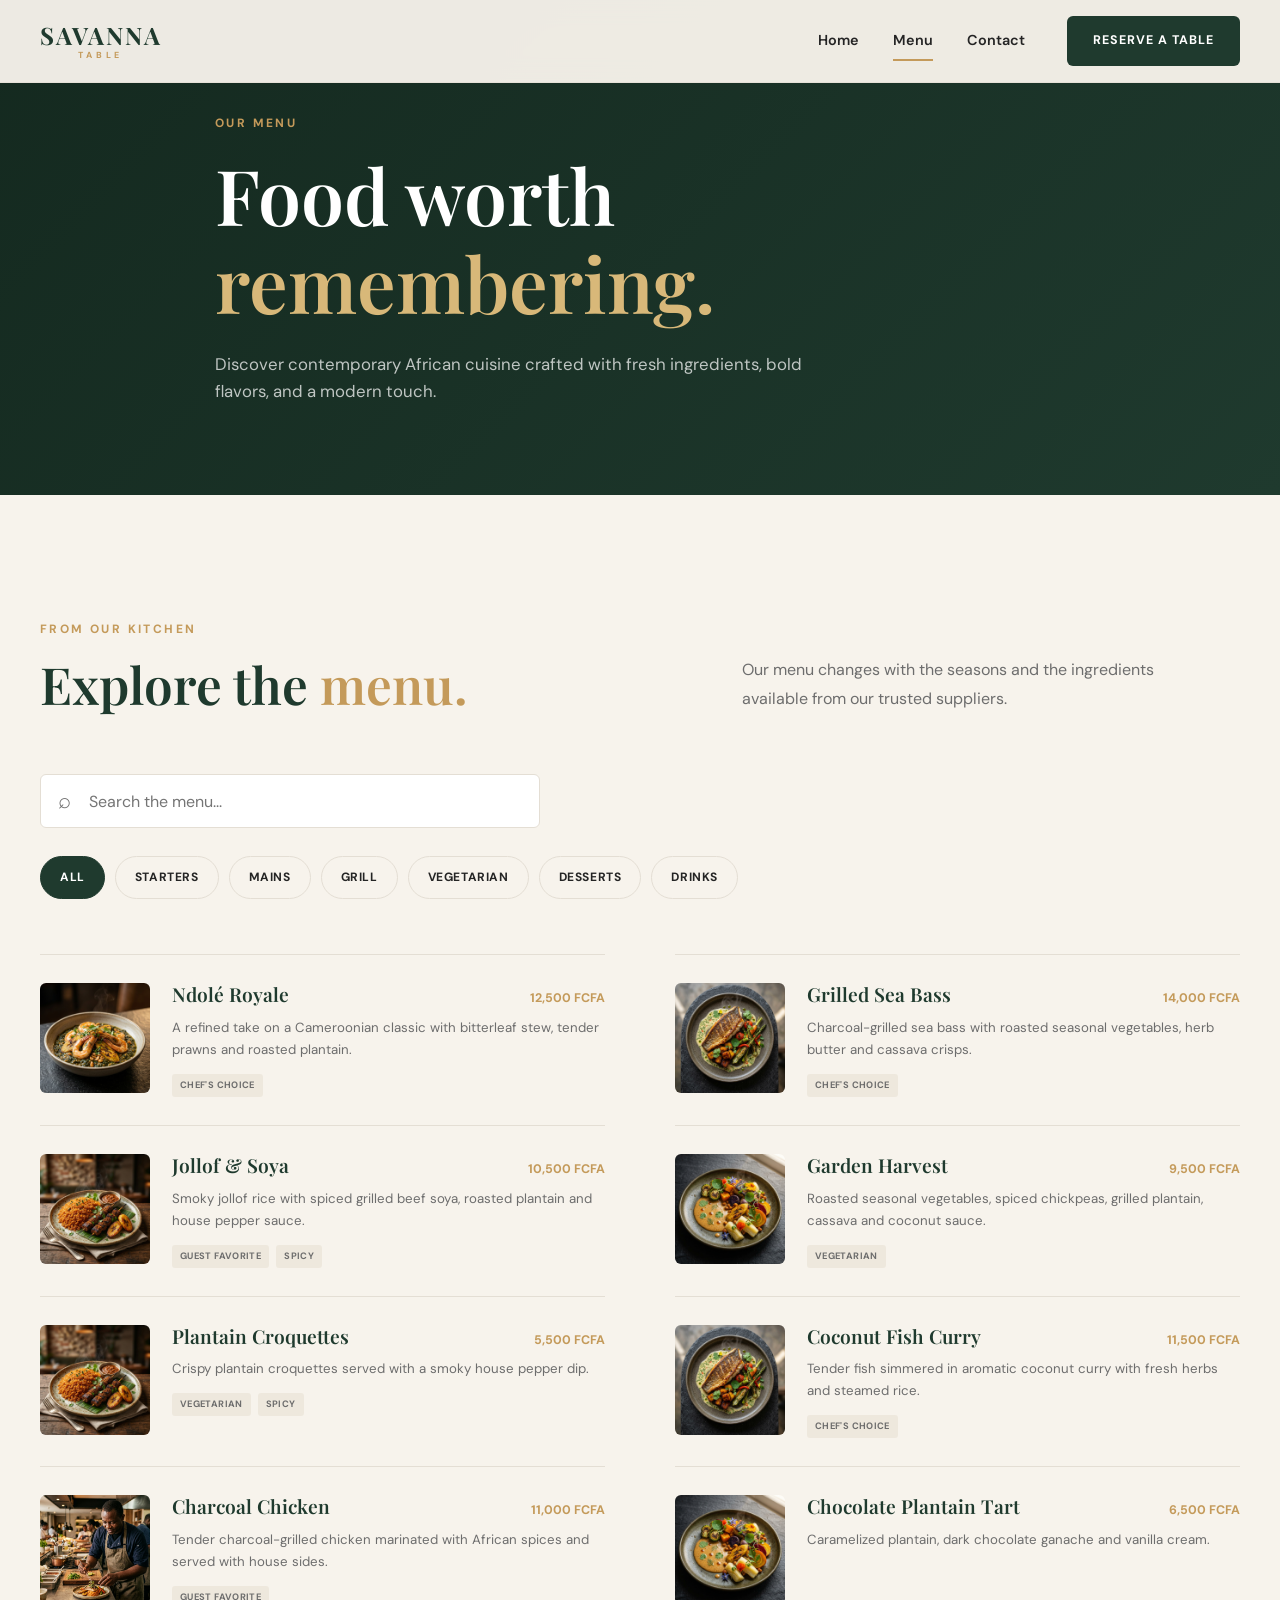
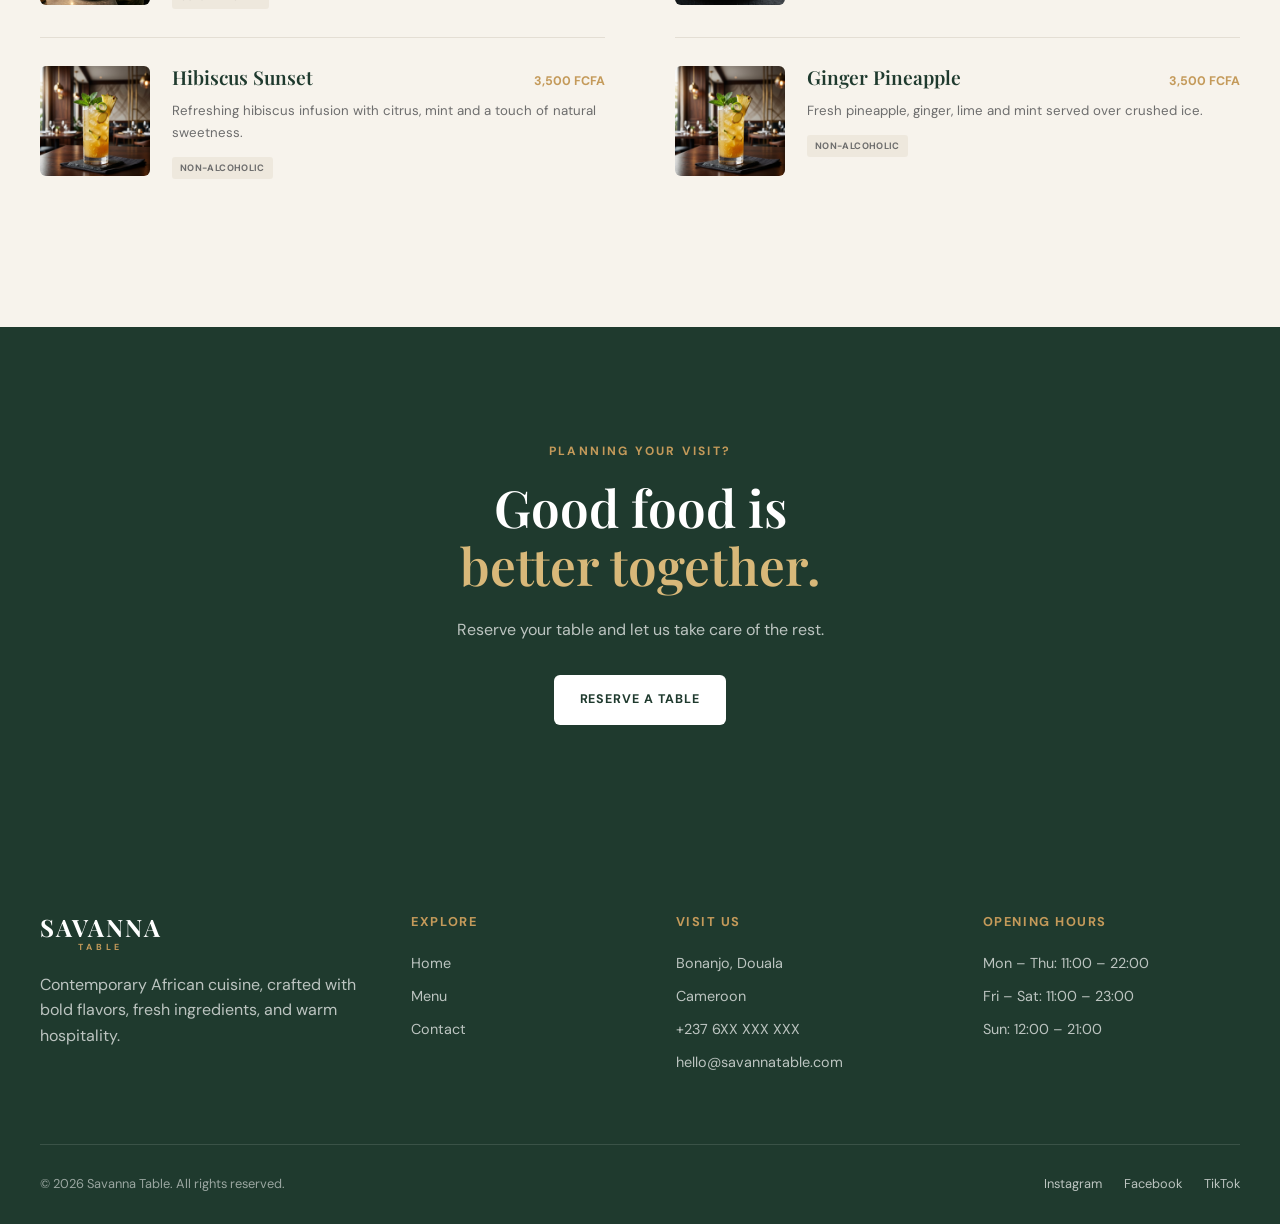
<file: menu.html>
<!DOCTYPE html>
<html lang="en">

<head>

    <meta charset="UTF-8">

    <meta
        name="viewport"
        content="width=device-width, initial-scale=1.0"
    >

    <meta
        name="description"
        content="Explore the Savanna Table menu featuring contemporary African dishes, grilled specialties, vegetarian plates, desserts and drinks."
    >

    <title>Menu | Savanna Table</title>

    <link
    rel="icon"
    type="image/png"
    href="images/favicon.jpeg"
    >

    <link
        rel="preconnect"
        href="https://fonts.googleapis.com"
    >

    <link
        rel="preconnect"
        href="https://fonts.gstatic.com"
        crossorigin
    >

    <link
        href="https://fonts.googleapis.com/css2?family=DM+Sans:wght@400;500;600;700&family=Playfair+Display:wght@500;600;700&display=swap"
        rel="stylesheet"
    >

    <link
        rel="stylesheet"
        href="css/style.css"
    >

</head>


<body>


<!-- =========================================================
     HEADER
     ========================================================= -->

<header class="site-header" id="site-header">

    <nav class="navbar container">

        <a
            href="index.html"
            class="logo"
            aria-label="Savanna Table Home"
        >

            <span class="logo-main">
                SAVANNA
            </span>

            <span class="logo-sub">
                TABLE
            </span>

        </a>


        <div
            class="nav-menu"
            id="nav-menu"
        >

            <a
                href="index.html"
                class="nav-link"
            >
                Home
            </a>

            <a
                href="menu.html"
                class="nav-link active"
            >
                Menu
            </a>

            <a
                href="contact.html"
                class="nav-link"
            >
                Contact
            </a>

            <a
                href="contact.html#reservation"
                class="btn btn-primary nav-cta"
            >
                Reserve a Table
            </a>

        </div>


        <button
            class="menu-toggle"
            id="menu-toggle"
            aria-label="Open navigation menu"
            aria-expanded="false"
            aria-controls="nav-menu"
        >

            <span></span>
            <span></span>
            <span></span>

        </button>

    </nav>

</header>


<!-- =========================================================
     MAIN
     ========================================================= -->

<main>


<!-- =========================================================
     MENU HERO
     ========================================================= -->

<section class="menu-hero">

    <div class="container menu-hero-content">

        <p class="eyebrow">
            Our Menu
        </p>

        <h1>
            Food worth
            <span>remembering.</span>
        </h1>

        <p>
            Discover contemporary African cuisine crafted with
            fresh ingredients, bold flavors, and a modern touch.
        </p>

    </div>

</section>


<!-- =========================================================
     MENU
     ========================================================= -->

<section class="menu-section section">

    <div class="container">


        <!-- Menu introduction -->

        <div class="menu-intro">

            <div>

                <p class="eyebrow">
                    From Our Kitchen
                </p>

                <h2>
                    Explore the
                    <span>menu.</span>
                </h2>

            </div>

            <p>
                Our menu changes with the seasons and the
                ingredients available from our trusted suppliers.
            </p>

        </div>


        <!-- Search -->

        <div class="menu-tools">

            <div class="menu-search">

                <span
                    class="search-icon"
                    aria-hidden="true"
                >
                    ⌕
                </span>

                <input
                    type="search"
                    id="menu-search"
                    placeholder="Search the menu..."
                    aria-label="Search menu"
                >

            </div>


            <!-- Categories -->

            <div
                class="menu-filters"
                id="menu-filters"
                role="group"
                aria-label="Menu categories"
            >

                <button
                    class="filter-btn active"
                    data-category="all"
                >
                    All
                </button>

                <button
                    class="filter-btn"
                    data-category="starters"
                >
                    Starters
                </button>

                <button
                    class="filter-btn"
                    data-category="mains"
                >
                    Mains
                </button>

                <button
                    class="filter-btn"
                    data-category="grill"
                >
                    Grill
                </button>

                <button
                    class="filter-btn"
                    data-category="vegetarian"
                >
                    Vegetarian
                </button>

                <button
                    class="filter-btn"
                    data-category="desserts"
                >
                    Desserts
                </button>

                <button
                    class="filter-btn"
                    data-category="drinks"
                >
                    Drinks
                </button>

            </div>

        </div>


        <!-- Menu items -->

        <div
            class="menu-grid"
            id="menu-grid"
        >
            <!-- Generated by JavaScript -->
        </div>


        <!-- Empty state -->

        <div
            class="menu-empty"
            id="menu-empty"
            hidden
        >

            <div class="empty-icon">
                ⌕
            </div>

            <h3>
                Nothing found
            </h3>

            <p>
                Try another search or browse a different category.
            </p>

        </div>


    </div>

</section>


<!-- =========================================================
     MENU CTA
     ========================================================= -->

<section class="menu-cta">

    <div class="container menu-cta-content">

        <p class="eyebrow">
            Planning Your Visit?
        </p>

        <h2>
            Good food is
            <span>better together.</span>
        </h2>

        <p>
            Reserve your table and let us take care of the rest.
        </p>

        <a
            href="contact.html#reservation"
            class="btn btn-light"
        >
            Reserve a Table
        </a>

    </div>

</section>


</main>


<!-- =========================================================
     FOOTER
     ========================================================= -->

<footer class="site-footer">

    <div class="container footer-grid">


        <div class="footer-brand">

            <a
                href="index.html"
                class="logo footer-logo"
            >

                <span class="logo-main">
                    SAVANNA
                </span>

                <span class="logo-sub">
                    TABLE
                </span>

            </a>

            <p>
                Contemporary African cuisine, crafted with bold
                flavors, fresh ingredients, and warm hospitality.
            </p>

        </div>


        <div class="footer-column">

            <h3>
                Explore
            </h3>

            <a href="index.html">
                Home
            </a>

            <a href="menu.html">
                Menu
            </a>

            <a href="contact.html">
                Contact
            </a>

        </div>


        <div class="footer-column">

            <h3>
                Visit Us
            </h3>

            <p>
                Bonanjo, Douala
            </p>

            <p>
                Cameroon
            </p>

            <a href="tel:+237600000000">
                +237 6XX XXX XXX
            </a>

            <a href="mailto:hello@savannatable.com">
                hello@savannatable.com
            </a>

        </div>


        <div class="footer-column">

            <h3>
                Opening Hours
            </h3>

            <p>
                Mon – Thu: 11:00 – 22:00
            </p>

            <p>
                Fri – Sat: 11:00 – 23:00
            </p>

            <p>
                Sun: 12:00 – 21:00
            </p>

        </div>

    </div>


    <div class="footer-bottom container">

        <p>
            © 2026 Savanna Table. All rights reserved.
        </p>

        <div class="social-links">

            <a href="#" aria-label="Instagram">
                Instagram
            </a>

            <a href="#" aria-label="Facebook">
                Facebook
            </a>

            <a href="#" aria-label="TikTok">
                TikTok
            </a>

        </div>

    </div>

</footer>


<button
    class="back-to-top"
    id="back-to-top"
    aria-label="Back to top"
>
    ↑
</button>


<script src="js/script.js"></script>

</body>

</html>
</file>
<file: css/style.css>
/* =========================================================
   SAVANNA TABLE
   Global Stylesheet
   ========================================================= */


/* =========================================================
   1. DESIGN SYSTEM
   ========================================================= */

:root {

    /* Colors */
    --color-primary: #1f3a2e;
    --color-primary-dark: #14291f;

    --color-accent: #c49a5a;
    --color-accent-light: #d8b879;

    --color-background: #f7f3ec;
    --color-surface: #ffffff;
    --color-surface-dark: #eee8dd;

    --color-text: #242424;
    --color-text-light: #6d6d6d;
    --color-white: #ffffff;

    --color-border: #e4ded4;


    /* Typography */
    --font-heading: "Playfair Display", Georgia, serif;
    --font-body: "DM Sans", Arial, sans-serif;


    /* Layout */
    --container-width: 1200px;
    --header-height: 82px;


    /* Effects */
    --shadow-small: 0 4px 20px rgba(0, 0, 0, 0.06);
    --shadow-medium: 0 12px 40px rgba(0, 0, 0, 0.10);

    --radius-small: 6px;
    --radius-medium: 12px;

    --transition: 0.3s ease;
}


/* =========================================================
   2. RESET
   ========================================================= */

* {
    margin: 0;
    padding: 0;
    box-sizing: border-box;
}

html {
    scroll-behavior: smooth;
}

body {
    font-family: var(--font-body);
    background: var(--color-background);
    color: var(--color-text);
    line-height: 1.6;
}

img {
    display: block;
    max-width: 100%;
}

a {
    color: inherit;
    text-decoration: none;
}

button,
input,
textarea,
select {
    font: inherit;
}

button {
    border: none;
    background: none;
    cursor: pointer;
}


/* =========================================================
   3. REUSABLE LAYOUT
   ========================================================= */

.container {
    width: min(100% - 40px, var(--container-width));
    margin-inline: auto;
}


/* =========================================================
   4. TYPOGRAPHY
   ========================================================= */

h1,
h2,
h3,
h4 {
    font-family: var(--font-heading);
    line-height: 1.15;
    font-weight: 600;
}

h1 {
    font-size: clamp(3rem, 6vw, 5.5rem);
}

h2 {
    font-size: clamp(2.2rem, 4vw, 3.5rem);
}

h3 {
    font-size: 1.4rem;
}

p {
    color: var(--color-text-light);
}


/* Small uppercase section label */

.eyebrow {
    display: inline-block;

    margin-bottom: 16px;

    font-size: 0.75rem;
    font-weight: 700;

    letter-spacing: 0.2em;
    text-transform: uppercase;

    color: var(--color-accent);
}


/* =========================================================
   5. HEADER
   ========================================================= */

.site-header {
    position: fixed;

    top: 0;
    left: 0;

    width: 100%;

    z-index: 1000;

    background: rgba(247, 243, 236, 0.96);

    border-bottom: 1px solid rgba(228, 222, 212, 0.7);

    backdrop-filter: blur(12px);

    transition:
        background var(--transition),
        box-shadow var(--transition);
}


/* Header when scrolling */

.site-header.scrolled {
    background: rgba(255, 255, 255, 0.97);
    box-shadow: var(--shadow-small);
}


/* =========================================================
   6. NAVBAR
   ========================================================= */

.navbar {
    height: var(--header-height);

    display: flex;
    align-items: center;
    justify-content: space-between;
}


/* =========================================================
   7. LOGO
   ========================================================= */

.logo {
    display: flex;
    flex-direction: column;

    line-height: 1;

    width: fit-content;
}

.logo-main {
    font-family: var(--font-heading);

    font-size: 1.5rem;
    font-weight: 700;

    letter-spacing: 0.08em;

    color: var(--color-primary);
}

.logo-sub {
    margin-top: 4px;

    font-size: 0.55rem;
    font-weight: 700;

    letter-spacing: 0.42em;

    color: var(--color-accent);

    text-align: center;
}


/* =========================================================
   8. DESKTOP NAVIGATION
   ========================================================= */

.nav-menu {
    display: flex;
    align-items: center;
    gap: 34px;
}

.nav-link {
    position: relative;

    font-size: 0.9rem;
    font-weight: 600;

    color: var(--color-text);

    transition: color var(--transition);
}

.nav-link:hover {
    color: var(--color-accent);
}


/* Active navigation underline */

.nav-link::after {
    content: "";

    position: absolute;

    left: 0;
    bottom: -8px;

    width: 0;
    height: 2px;

    background: var(--color-accent);

    transition: width var(--transition);
}

.nav-link:hover::after,
.nav-link.active::after {
    width: 100%;
}


/* =========================================================
   9. BUTTONS
   ========================================================= */

.btn {
    display: inline-flex;

    align-items: center;
    justify-content: center;

    min-height: 50px;

    padding: 0 26px;

    border-radius: var(--radius-small);

    font-size: 0.78rem;
    font-weight: 700;

    letter-spacing: 0.08em;
    text-transform: uppercase;

    transition:
        transform var(--transition),
        background var(--transition),
        color var(--transition);
}

.btn:hover {
    transform: translateY(-2px);
}

.btn-primary {
    background: var(--color-primary);
    color: var(--color-white);
}

.btn-primary:hover {
    background: var(--color-primary-dark);
}

.nav-cta {
    margin-left: 8px;
}


/* =========================================================
   10. MOBILE MENU BUTTON
   ========================================================= */

.menu-toggle {
    display: none;

    width: 44px;
    height: 44px;

    flex-direction: column;

    justify-content: center;
    align-items: center;

    gap: 5px;

    border: 1px solid var(--color-border);
    border-radius: var(--radius-small);
}

.menu-toggle span {
    width: 20px;
    height: 2px;

    background: var(--color-primary);

    transition:
        transform var(--transition),
        opacity var(--transition);
}


/* =========================================================
   11. TEMPORARY PLACEHOLDER
   ========================================================= */

.page-placeholder {
    min-height: 80vh;

    padding-top: calc(
        var(--header-height) + 100px
    );

    display: flex;
    align-items: center;
}

.page-placeholder h1 {
    max-width: 800px;

    color: var(--color-primary);
}

.page-placeholder h1 span {
    color: var(--color-accent);
}

.placeholder-text {
    margin-top: 24px;

    max-width: 500px;

    font-size: 1.1rem;
}


/* =========================================================
   12. FOOTER
   ========================================================= */

.site-footer {
    padding-top: 80px;

    background: var(--color-primary);

    color: var(--color-white);
}

.footer-grid {
    display: grid;

    grid-template-columns:
        1.5fr
        1fr
        1.2fr
        1.2fr;

    gap: 50px;

    padding-bottom: 70px;
}


/* Footer brand */

.footer-logo .logo-main {
    color: var(--color-white);
}

.footer-brand p {
    margin-top: 20px;

    max-width: 330px;

    color: rgba(255, 255, 255, 0.7);
}


/* Footer columns */

.footer-column {
    display: flex;
    flex-direction: column;

    gap: 10px;
}

.footer-column h3 {
    margin-bottom: 12px;

    font-family: var(--font-body);

    font-size: 0.8rem;
    font-weight: 700;

    letter-spacing: 0.12em;
    text-transform: uppercase;

    color: var(--color-accent);
}

.footer-column a,
.footer-column p {
    font-size: 0.9rem;

    color: rgba(255, 255, 255, 0.7);

    transition: color var(--transition);
}

.footer-column a:hover {
    color: var(--color-white);
}


/* =========================================================
   13. FOOTER BOTTOM
   ========================================================= */

.footer-bottom {
    min-height: 80px;

    display: flex;
    align-items: center;
    justify-content: space-between;

    border-top: 1px solid rgba(255, 255, 255, 0.12);
}

.footer-bottom p {
    font-size: 0.8rem;
    color: rgba(255, 255, 255, 0.55);
}

.social-links {
    display: flex;
    gap: 22px;
}

.social-links a {
    font-size: 0.8rem;

    color: rgba(255, 255, 255, 0.7);

    transition: color var(--transition);
}

.social-links a:hover {
    color: var(--color-accent);
}


/* =========================================================
   14. BACK TO TOP
   ========================================================= */

.back-to-top {
    position: fixed;

    right: 24px;
    bottom: 24px;

    width: 48px;
    height: 48px;

    display: flex;
    align-items: center;
    justify-content: center;

    border-radius: 50%;

    background: var(--color-accent);
    color: var(--color-white);

    font-size: 1.2rem;

    opacity: 0;
    visibility: hidden;

    transform: translateY(10px);

    transition:
        opacity var(--transition),
        visibility var(--transition),
        transform var(--transition);

    z-index: 900;
}

.back-to-top.visible {
    opacity: 1;
    visibility: visible;

    transform: translateY(0);
}

.back-to-top:hover {
    background: var(--color-primary);
}


/* =========================================================
   15. RESPONSIVE — TABLET
   ========================================================= */

@media (max-width: 900px) {

    .nav-menu {
        gap: 20px;
    }

    .nav-cta {
        padding-inline: 18px;
    }

    .footer-grid {
        grid-template-columns: repeat(2, 1fr);
    }
}


/* =========================================================
   16. RESPONSIVE — MOBILE
   ========================================================= */

@media (max-width: 700px) {

    .container {
        width: min(100% - 30px, var(--container-width));
    }


    /* Mobile navigation */

    .menu-toggle {
        display: flex;
        position: relative;
        z-index: 1001;
    }

    .nav-menu {
        position: fixed;

        top: var(--header-height);
        left: 0;

        width: 100%;

        padding: 30px;

        flex-direction: column;
        align-items: stretch;

        gap: 24px;

        background: var(--color-surface);

        border-bottom: 1px solid var(--color-border);

        box-shadow: var(--shadow-medium);

        transform: translateY(-120%);

        opacity: 0;
        visibility: hidden;

        transition:
            transform var(--transition),
            opacity var(--transition),
            visibility var(--transition);
    }

    .nav-menu.open {
        transform: translateY(0);

        opacity: 1;
        visibility: visible;
    }

    .nav-link {
        font-size: 1rem;
    }

    .nav-cta {
        margin-left: 0;

        width: 100%;
    }


    /* Footer */

    .footer-grid {
        grid-template-columns: 1fr;

        gap: 40px;

        padding-bottom: 50px;
    }

    .footer-bottom {
        padding-block: 25px;

        flex-direction: column;

        align-items: flex-start;

        gap: 18px;
    }


    /* Placeholder */

    .page-placeholder {
        padding-top: calc(
            var(--header-height) + 70px
        );

        min-height: 70vh;
    }

    .page-placeholder h1 {
        font-size: clamp(2.8rem, 13vw, 4.5rem);
    }

}

/* =========================================================
   HOMEPAGE
   ========================================================= */


/* =========================================================
   HERO
   ========================================================= */

.hero {
    position: relative;

    min-height: 100vh;

    display: flex;
    align-items: center;

    overflow: hidden;

    background: var(--color-primary);
}

.hero-image {
    position: absolute;

    inset: 0;

    width: 100%;
    height: 100%;

    object-fit: cover;

    object-position: center;
}

.hero-overlay {
    position: absolute;

    inset: 0;

    background:
        linear-gradient(
            90deg,
            rgba(10, 25, 18, 0.88) 0%,
            rgba(10, 25, 18, 0.65) 45%,
            rgba(10, 25, 18, 0.25) 100%
        );
}

.hero-content {
    position: relative;

    z-index: 2;

    padding-top: var(--header-height);

    color: var(--color-white);
}

.hero-eyebrow {
    margin-bottom: 22px;
}

.hero h1 {
    max-width: 800px;

    font-size: clamp(
        3.5rem,
        7vw,
        6.5rem
    );

    letter-spacing: -0.03em;

    color: var(--color-white);
}

.hero h1 span {
    display: block;

    color: var(--color-accent-light);
}

.hero-description {
    max-width: 570px;

    margin-top: 28px;

    font-size: 1.1rem;

    line-height: 1.8;

    color: rgba(255, 255, 255, 0.82);
}

.hero-actions {
    display: flex;

    gap: 14px;

    margin-top: 38px;
}

.btn-light {
    background: var(--color-white);

    color: var(--color-primary);
}

.btn-light:hover {
    background: var(--color-accent-light);

    color: var(--color-primary);
}

.btn-outline-light {
    border: 1px solid rgba(255, 255, 255, 0.65);

    color: var(--color-white);
}

.btn-outline-light:hover {
    background: var(--color-white);

    color: var(--color-primary);
}

.hero-meta {
    display: flex;

    align-items: center;

    gap: 14px;

    margin-top: 70px;

    font-size: 0.7rem;
    font-weight: 700;

    letter-spacing: 0.15em;

    text-transform: uppercase;

    color: rgba(255, 255, 255, 0.65);
}

.hero-meta-divider {
    width: 30px;
    height: 1px;

    background: var(--color-accent);
}


/* Scroll indicator */

.scroll-indicator {
    position: absolute;

    right: 45px;
    bottom: 40px;

    z-index: 3;

    display: flex;

    flex-direction: column;

    align-items: center;

    gap: 12px;

    font-size: 0.65rem;

    letter-spacing: 0.15em;

    text-transform: uppercase;

    color: rgba(255, 255, 255, 0.7);
}

.scroll-line {
    width: 1px;
    height: 55px;

    background: rgba(255, 255, 255, 0.5);
}


/* =========================================================
   GENERAL SECTIONS
   ========================================================= */

.section {
    padding: 120px 0;
}

.section-dark {
    background: var(--color-primary);

    color: var(--color-white);
}

.section-cream {
    background: var(--color-surface-dark);
}

.section-heading {
    max-width: 700px;

    margin-bottom: 65px;
}

.section-heading.centered {
    margin-inline: auto;

    text-align: center;
}

.section-heading h2 span {
    color: var(--color-accent);
}

.section-heading > p:last-child {
    max-width: 580px;

    margin: 22px auto 0;

    font-size: 1rem;
}


/* =========================================================
   STORY
   ========================================================= */

.story {
    background: var(--color-background);
}

.story-grid {
    display: grid;

    grid-template-columns:
        minmax(0, 1fr)
        minmax(0, 0.9fr);

    align-items: center;

    gap: 100px;
}

.story-image-wrapper {
    position: relative;

    padding-right: 35px;
    padding-bottom: 35px;
}

.story-image {
    width: 100%;

    aspect-ratio: 4 / 5;

    object-fit: cover;
}

.story-image-wrapper::after {
    content: "";

    position: absolute;

    right: 0;
    bottom: 0;

    width: 65%;

    height: 65%;

    border: 1px solid var(--color-accent);

    z-index: 0;
}

.story-image-wrapper img {
    position: relative;

    z-index: 1;
}

.story-image-caption {
    position: absolute;

    left: -25px;
    bottom: 45px;

    z-index: 2;

    padding: 15px 22px;

    background: var(--color-primary);

    color: var(--color-white);

    font-size: 0.7rem;
    font-weight: 700;

    letter-spacing: 0.12em;

    text-transform: uppercase;
}

.story-content h2 {
    margin-bottom: 28px;

    color: var(--color-primary);
}

.story-content h2 span {
    display: block;

    color: var(--color-accent);
}

.story-content p {
    max-width: 550px;

    margin-bottom: 18px;

    font-size: 1rem;

    line-height: 1.85;
}

.text-link {
    display: inline-flex;

    align-items: center;

    gap: 12px;

    margin-top: 18px;

    padding-bottom: 7px;

    border-bottom: 1px solid var(--color-accent);

    font-size: 0.78rem;
    font-weight: 700;

    letter-spacing: 0.08em;

    text-transform: uppercase;

    color: var(--color-primary);

    transition: gap var(--transition);
}

.text-link:hover {
    gap: 18px;
}


/* =========================================================
   DISHES
   ========================================================= */

.dish-grid {
    display: grid;

    grid-template-columns: repeat(3, 1fr);

    gap: 24px;
}

.dish-card {
    overflow: hidden;

    background: #294638;
}

.dish-image-wrapper {
    position: relative;

    overflow: hidden;

    aspect-ratio: 1 / 1;
}

.dish-image {
    width: 100%;
    height: 100%;

    object-fit: cover;

    transition: transform 0.7s ease;
}

.dish-card:hover .dish-image {
    transform: scale(1.06);
}

.dish-tag {
    position: absolute;

    top: 18px;
    left: 18px;

    padding: 7px 11px;

    background: var(--color-accent);

    color: var(--color-white);

    font-size: 0.65rem;
    font-weight: 700;

    letter-spacing: 0.08em;

    text-transform: uppercase;
}

.dish-content {
    padding: 25px;
}

.dish-title-row {
    display: flex;

    align-items: baseline;
    justify-content: space-between;

    gap: 15px;
}

.dish-content h3 {
    color: var(--color-white);
}

.dish-price {
    flex-shrink: 0;

    font-size: 0.8rem;
    font-weight: 700;

    color: var(--color-accent-light);
}

.dish-content p {
    margin-top: 12px;

    font-size: 0.88rem;

    line-height: 1.7;

    color: rgba(255, 255, 255, 0.65);
}

.section-action {
    display: flex;

    justify-content: center;

    margin-top: 55px;
}


/* =========================================================
   PHILOSOPHY
   ========================================================= */

.philosophy-grid {
    display: grid;

    grid-template-columns: repeat(3, 1fr);

    gap: 50px;

    margin-bottom: 75px;
}

.philosophy-item {
    padding-top: 20px;

    border-top: 1px solid var(--color-border);
}

.philosophy-number {
    margin-bottom: 35px;

    font-size: 0.75rem;
    font-weight: 700;

    letter-spacing: 0.1em;

    color: var(--color-accent);
}

.philosophy-item h3 {
    margin-bottom: 14px;

    color: var(--color-primary);
}

.philosophy-item p {
    max-width: 320px;

    font-size: 0.9rem;

    line-height: 1.75;
}

.ingredients-image {
    overflow: hidden;

    height: 480px;
}

.ingredients-image img {
    width: 100%;
    height: 100%;

    object-fit: cover;
}


/* =========================================================
   CHEF
   ========================================================= */

.chef {
    background: var(--color-surface-dark);
}

.chef-grid {
    display: grid;

    grid-template-columns:
        0.8fr
        1.2fr;

    align-items: center;

    gap: 100px;
}

.chef-content h2 {
    margin-bottom: 28px;

    color: var(--color-primary);
}

.chef-content h2 span {
    color: var(--color-accent);
}

.chef-content p {
    max-width: 500px;

    margin-bottom: 18px;

    line-height: 1.85;
}

.chef-image-wrapper {
    overflow: hidden;

    height: 600px;
}

.chef-image {
    width: 100%;
    height: 100%;

    object-fit: cover;
}


/* =========================================================
   TESTIMONIALS
   ========================================================= */

.testimonial-grid {
    display: grid;

    grid-template-columns: repeat(3, 1fr);

    gap: 24px;
}

.testimonial-card {
    position: relative;

    padding: 40px;

    background: var(--color-white);

    border: 1px solid var(--color-border);
}

.quote-mark {
    margin-bottom: 20px;

    font-family: var(--font-heading);

    font-size: 4rem;

    line-height: 0.7;

    color: var(--color-accent);
}

.testimonial-card blockquote {
    font-family: var(--font-heading);

    font-size: 1.25rem;

    line-height: 1.55;

    color: var(--color-primary);
}

.testimonial-author {
    display: flex;

    flex-direction: column;

    gap: 3px;

    margin-top: 30px;
}

.testimonial-author strong {
    font-size: 0.8rem;

    color: var(--color-primary);
}

.testimonial-author span {
    font-size: 0.7rem;

    color: var(--color-text-light);
}


/* =========================================================
   VISIT
   ========================================================= */

.visit {
    background: var(--color-background);
}

.visit-grid {
    display: grid;

    grid-template-columns:
        0.9fr
        1.1fr;

    align-items: center;

    gap: 100px;
}

.visit-content h2 {
    margin-bottom: 28px;

    color: var(--color-primary);
}

.visit-content h2 span {
    display: block;

    color: var(--color-accent);
}

.visit-content > p {
    max-width: 500px;

    line-height: 1.8;
}

.visit-details {
    display: grid;

    gap: 25px;

    margin: 40px 0;
}

.visit-detail {
    display: flex;

    gap: 18px;
}

.visit-icon {
    flex-shrink: 0;

    font-size: 0.7rem;
    font-weight: 700;

    color: var(--color-accent);
}

.visit-detail strong {
    display: block;

    margin-bottom: 5px;

    font-size: 0.78rem;

    letter-spacing: 0.08em;

    text-transform: uppercase;

    color: var(--color-primary);
}

.visit-detail p {
    font-size: 0.9rem;

    line-height: 1.7;
}

.visit-image-wrapper {
    height: 600px;

    overflow: hidden;
}

.visit-image {
    width: 100%;
    height: 100%;

    object-fit: cover;
}


/* =========================================================
   FINAL CTA
   ========================================================= */

.final-cta {
    position: relative;

    min-height: 550px;

    display: flex;

    align-items: center;

    justify-content: center;

    overflow: hidden;

    text-align: center;
}

.final-cta-image {
    position: absolute;

    inset: 0;

    width: 100%;
    height: 100%;

    object-fit: cover;
}

.final-cta-overlay {
    position: absolute;

    inset: 0;

    background: rgba(17, 39, 29, 0.78);
}

.final-cta-content {
    position: relative;

    z-index: 2;

    max-width: 750px;

    color: var(--color-white);
}

.final-cta-content h2 {
    color: var(--color-white);
}

.final-cta-content h2 span {
    display: block;

    color: var(--color-accent-light);
}

.final-cta-content > p:not(.eyebrow) {
    margin: 24px auto 35px;

    color: rgba(255, 255, 255, 0.75);
}


/* =========================================================
   REVEAL ANIMATIONS
   ========================================================= */

.reveal {
    opacity: 0;

    transform: translateY(30px);

    transition:
        opacity 0.8s ease,
        transform 0.8s ease;
}

.reveal.revealed {
    opacity: 1;

    transform: translateY(0);
}


/* =========================================================
   HOMEPAGE RESPONSIVE
   ========================================================= */

@media (max-width: 900px) {

    .section {
        padding: 90px 0;
    }

    .story-grid,
    .chef-grid,
    .visit-grid {
        grid-template-columns: 1fr;

        gap: 60px;
    }

    .story-content {
        order: -1;
    }

    .dish-grid,
    .testimonial-grid {
        grid-template-columns: 1fr 1fr;
    }

    .philosophy-grid {
        grid-template-columns: 1fr 1fr;
    }

    .chef-image-wrapper,
    .visit-image-wrapper {
        height: 500px;
    }

}


@media (max-width: 700px) {

    .hero {
        min-height: 750px;
    }

    .hero-overlay {
        background:
            linear-gradient(
                90deg,
                rgba(10, 25, 18, 0.88),
                rgba(10, 25, 18, 0.55)
            );
    }

    .hero-description {
        font-size: 1rem;
    }

    .hero-actions {
        flex-direction: column;

        align-items: stretch;

        max-width: 320px;
    }

    .hero-meta {
        margin-top: 45px;
    }

    .scroll-indicator {
        display: none;
    }

    .section {
        padding: 75px 0;
    }

    .story-image-wrapper {
        padding-right: 20px;
        padding-bottom: 20px;
    }

    .story-image-caption {
        left: 0;
        bottom: 30px;
    }

    .dish-grid,
    .testimonial-grid,
    .philosophy-grid {
        grid-template-columns: 1fr;
    }

    .ingredients-image {
        height: 350px;
    }

    .chef-image-wrapper,
    .visit-image-wrapper {
        height: 400px;
    }

    .testimonial-card {
        padding: 30px;
    }

    .final-cta {
        min-height: 500px;
    }

}

/* =========================================================
   MENU PAGE
   ========================================================= */


/* =========================================================
   MENU HERO
   ========================================================= */

.menu-hero {
    min-height: 55vh;

    display: flex;
    align-items: flex-end;

    padding-top: var(--header-height);
    padding-bottom: 90px;

    background:
        linear-gradient(
            135deg,
            var(--color-primary-dark),
            var(--color-primary)
        );

    color: var(--color-white);
}

.menu-hero-content {
    max-width: 850px;
}

.menu-hero h1 {
    color: var(--color-white);
}

.menu-hero h1 span {
    display: block;
    color: var(--color-accent-light);
}

.menu-hero-content > p:last-child {
    max-width: 600px;

    margin-top: 25px;

    color: rgba(255, 255, 255, 0.72);

    font-size: 1.05rem;
}


/* =========================================================
   MENU INTRO
   ========================================================= */

.menu-intro {
    display: grid;

    grid-template-columns: 1fr 0.8fr;

    gap: 80px;

    align-items: end;

    margin-bottom: 60px;
}

.menu-intro h2 {
    color: var(--color-primary);
}

.menu-intro h2 span {
    color: var(--color-accent);
}

.menu-intro > p {
    max-width: 480px;

    line-height: 1.8;
}


/* =========================================================
   MENU TOOLS
   ========================================================= */

.menu-tools {
    display: flex;

    flex-direction: column;

    gap: 28px;

    margin-bottom: 55px;
}


/* Search */

.menu-search {
    position: relative;

    max-width: 500px;
}

.menu-search input {
    width: 100%;

    height: 54px;

    padding: 0 20px 0 48px;

    border: 1px solid var(--color-border);

    border-radius: var(--radius-small);

    outline: none;

    background: var(--color-white);

    color: var(--color-text);

    transition:
        border-color var(--transition),
        box-shadow var(--transition);
}

.menu-search input:focus {
    border-color: var(--color-accent);

    box-shadow:
        0 0 0 3px rgba(196, 154, 90, 0.12);
}

.search-icon {
    position: absolute;

    left: 18px;
    top: 50%;

    transform: translateY(-50%);

    font-size: 1.4rem;

    color: var(--color-text-light);
}


/* Filters */

.menu-filters {
    display: flex;

    flex-wrap: wrap;

    gap: 10px;
}

.filter-btn {
    padding: 11px 19px;

    border: 1px solid var(--color-border);

    border-radius: 30px;

    background: transparent;

    color: var(--color-text);

    font-size: 0.75rem;
    font-weight: 700;

    letter-spacing: 0.05em;

    text-transform: uppercase;

    transition:
        background var(--transition),
        color var(--transition),
        border-color var(--transition);
}

.filter-btn:hover {
    border-color: var(--color-primary);

    color: var(--color-primary);
}

.filter-btn.active {
    border-color: var(--color-primary);

    background: var(--color-primary);

    color: var(--color-white);
}


/* =========================================================
   MENU GRID
   ========================================================= */

.menu-grid {
    display: grid;

    grid-template-columns:
        repeat(2, minmax(0, 1fr));

    column-gap: 70px;

    row-gap: 0;
}


/* Menu card */

.menu-item {
    display: grid;

    grid-template-columns: 110px 1fr;

    gap: 22px;

    padding: 28px 0;

    border-top: 1px solid var(--color-border);

    animation: menuItemIn 0.45s ease both;
}

@keyframes menuItemIn {

    from {
        opacity: 0;
        transform: translateY(10px);
    }

    to {
        opacity: 1;
        transform: translateY(0);
    }

}


/* Menu image */

.menu-item-image {
    width: 110px;
    height: 110px;

    overflow: hidden;

    border-radius: var(--radius-small);
}

.menu-item-image img {
    width: 100%;
    height: 100%;

    object-fit: cover;

    transition: transform 0.5s ease;
}

.menu-item:hover .menu-item-image img {
    transform: scale(1.06);
}


/* Menu information */

.menu-item-top {
    display: flex;

    justify-content: space-between;

    align-items: baseline;

    gap: 15px;
}

.menu-item h3 {
    color: var(--color-primary);

    font-size: 1.2rem;
}

.menu-item-price {
    flex-shrink: 0;

    font-size: 0.78rem;
    font-weight: 700;

    color: var(--color-accent);
}

.menu-item-description {
    margin-top: 8px;

    font-size: 0.83rem;

    line-height: 1.65;
}

.menu-item-tags {
    display: flex;

    flex-wrap: wrap;

    gap: 7px;

    margin-top: 13px;
}

.menu-tag {
    padding: 4px 8px;

    border-radius: 3px;

    background: var(--color-surface-dark);

    color: var(--color-text-light);

    font-size: 0.58rem;
    font-weight: 700;

    letter-spacing: 0.04em;

    text-transform: uppercase;
}


/* Empty state */

.menu-empty {
    padding: 80px 20px;

    text-align: center;

    border-top: 1px solid var(--color-border);
}

.menu-empty[hidden] {
    display: none;
}

.empty-icon {
    margin-bottom: 15px;

    font-size: 2.5rem;

    color: var(--color-accent);
}

.menu-empty h3 {
    color: var(--color-primary);
}

.menu-empty p {
    margin-top: 8px;
}


/* =========================================================
   MENU CTA
   ========================================================= */

.menu-cta {
    position: relative;

    padding: 110px 0;

    background: var(--color-primary);

    text-align: center;

    color: var(--color-white);
}

.menu-cta-content {
    max-width: 700px;
}

.menu-cta h2 {
    color: var(--color-white);
}

.menu-cta h2 span {
    display: block;

    color: var(--color-accent-light);
}

.menu-cta-content > p:not(.eyebrow) {
    margin: 22px auto 32px;

    color: rgba(255, 255, 255, 0.7);
}


/* =========================================================
   MENU RESPONSIVE
   ========================================================= */

@media (max-width: 900px) {

    .menu-intro {
        grid-template-columns: 1fr;

        gap: 25px;
    }

    .menu-grid {
        grid-template-columns: 1fr;

        column-gap: 0;
    }

}


@media (max-width: 600px) {

    .menu-hero {
        min-height: 500px;

        padding-bottom: 65px;
    }

    .menu-item {
        grid-template-columns: 85px 1fr;

        gap: 16px;
    }

    .menu-item-image {
        width: 85px;
        height: 85px;
    }

    .menu-item-top {
        display: block;
    }

    .menu-item-price {
        display: block;

        margin-top: 5px;
    }

    .menu-filters {
        gap: 7px;
    }

    .filter-btn {
        padding: 9px 13px;

        font-size: 0.65rem;
    }

}

/* =========================================================
   CONTACT PAGE
   ========================================================= */


/* =========================================================
   CONTACT HERO
   ========================================================= */

.contact-hero {
    min-height: 55vh;

    display: flex;
    align-items: flex-end;

    padding-top: var(--header-height);
    padding-bottom: 90px;

    background:
        linear-gradient(
            135deg,
            var(--color-primary-dark),
            var(--color-primary)
        );

    color: var(--color-white);
}

.contact-hero-content {
    max-width: 850px;
}

.contact-hero h1 {
    color: var(--color-white);
}

.contact-hero h1 span {
    display: block;

    color: var(--color-accent-light);
}

.contact-hero-content > p:last-child {
    max-width: 600px;

    margin-top: 25px;

    color: rgba(255, 255, 255, 0.72);

    font-size: 1.05rem;
}


/* =========================================================
   CONTACT INFO
   ========================================================= */

.contact-info-grid {
    display: grid;

    grid-template-columns: repeat(3, 1fr);

    gap: 24px;
}

.contact-info-card {
    padding: 35px;

    border: 1px solid var(--color-border);

    background: var(--color-white);
}

.contact-card-number {
    display: block;

    margin-bottom: 45px;

    font-size: 0.7rem;
    font-weight: 700;

    letter-spacing: 0.12em;

    color: var(--color-accent);
}

.contact-info-card h3 {
    margin-bottom: 12px;

    color: var(--color-primary);
}

.contact-info-card p {
    min-height: 65px;

    font-size: 0.9rem;

    line-height: 1.7;
}


/* =========================================================
   RESERVATION
   ========================================================= */

.reservation {
    background: var(--color-surface-dark);
}

.reservation-grid {
    display: grid;

    grid-template-columns: 0.8fr 1.2fr;

    gap: 100px;

    align-items: start;
}

.reservation-intro h2 {
    margin-bottom: 28px;

    color: var(--color-primary);
}

.reservation-intro h2 span {
    display: block;

    color: var(--color-accent);
}

.reservation-intro > p {
    max-width: 480px;

    line-height: 1.8;
}

.reservation-note {
    margin-top: 45px;

    padding: 20px;

    border-left: 2px solid var(--color-accent);

    background: rgba(255, 255, 255, 0.55);
}

.reservation-note strong {
    display: block;

    margin-bottom: 7px;

    font-size: 0.75rem;

    letter-spacing: 0.08em;

    text-transform: uppercase;

    color: var(--color-primary);
}

.reservation-note p {
    font-size: 0.8rem;

    line-height: 1.7;
}


/* =========================================================
   FORMS
   ========================================================= */

.reservation-form,
.contact-form {
    padding: 45px;

    background: var(--color-white);

    box-shadow: var(--shadow-small);
}

.form-row {
    display: grid;

    grid-template-columns: 1fr 1fr;

    gap: 20px;
}

.form-group {
    margin-bottom: 22px;
}

.form-group label {
    display: block;

    margin-bottom: 8px;

    font-size: 0.72rem;
    font-weight: 700;

    letter-spacing: 0.07em;

    text-transform: uppercase;

    color: var(--color-primary);
}

.form-group label span {
    font-weight: 400;

    color: var(--color-text-light);
}

.form-group input,
.form-group select,
.form-group textarea {
    width: 100%;

    padding: 14px 15px;

    border: 1px solid var(--color-border);

    border-radius: var(--radius-small);

    outline: none;

    background: var(--color-background);

    color: var(--color-text);

    transition:
        border-color var(--transition),
        box-shadow var(--transition);
}

.form-group input,
.form-group select {
    min-height: 50px;
}

.form-group textarea {
    resize: vertical;

    min-height: 130px;
}

.form-group input:focus,
.form-group select:focus,
.form-group textarea:focus {
    border-color: var(--color-accent);

    box-shadow:
        0 0 0 3px rgba(196, 154, 90, 0.12);
}

.form-group.invalid input,
.form-group.invalid select,
.form-group.invalid textarea {
    border-color: #b85b5b;
}

.form-error {
    display: block;

    min-height: 17px;

    margin-top: 5px;

    font-size: 0.7rem;

    color: #a44b4b;
}

.form-success {
    margin-top: 20px;

    padding: 15px 18px;

    background: #edf5ef;

    border-left: 3px solid #477652;

    color: #315d3b;

    font-size: 0.85rem;

    line-height: 1.5;
}

.form-success[hidden] {
    display: none;
}


/* =========================================================
   LOCATION
   ========================================================= */

.location {
    background: var(--color-background);
}

.location-grid {
    display: grid;

    grid-template-columns: 0.7fr 1.3fr;

    gap: 80px;

    align-items: stretch;
}

.hours-content h2 {
    margin-bottom: 35px;

    color: var(--color-primary);
}

.hours-content h2 span {
    color: var(--color-accent);
}

.hours-list {
    border-top: 1px solid var(--color-border);
}

.hours-row {
    display: flex;

    justify-content: space-between;

    gap: 20px;

    padding: 14px 0;

    border-bottom: 1px solid var(--color-border);

    font-size: 0.85rem;
}

.hours-row span {
    color: var(--color-text-light);
}

.hours-row strong {
    color: var(--color-primary);
}

.map-wrapper {
    min-height: 500px;

    overflow: hidden;

    border-radius: var(--radius-small);

    box-shadow: var(--shadow-medium);
}

.map-wrapper iframe {
    display: block;

    width: 100%;
    height: 100%;

    min-height: 500px;

    border: 0;
}


/* =========================================================
   CONTACT FORM SECTION
   ========================================================= */

.contact-form-section {
    background: var(--color-surface-dark);
}

.contact-form-grid {
    display: grid;

    grid-template-columns: 0.7fr 1.3fr;

    gap: 100px;

    align-items: start;
}

.contact-form-intro h2 {
    margin-bottom: 28px;

    color: var(--color-primary);
}

.contact-form-intro h2 span {
    color: var(--color-accent);
}

.contact-form-intro > p:not(.eyebrow) {
    max-width: 450px;

    line-height: 1.8;
}

.social-follow {
    margin-top: 50px;
}

.social-follow > span {
    display: block;

    margin-bottom: 15px;

    font-size: 0.7rem;
    font-weight: 700;

    letter-spacing: 0.1em;

    text-transform: uppercase;

    color: var(--color-primary);
}

.social-follow div {
    display: flex;

    flex-wrap: wrap;

    gap: 18px;
}

.social-follow a {
    padding-bottom: 4px;

    border-bottom: 1px solid var(--color-accent);

    font-size: 0.8rem;
    font-weight: 600;

    color: var(--color-primary);
}


/* =========================================================
   CONTACT IMAGE CTA
   ========================================================= */

.contact-image-cta {
    position: relative;

    min-height: 500px;

    display: flex;

    align-items: center;

    justify-content: center;

    overflow: hidden;

    text-align: center;
}

.contact-image-cta > img {
    position: absolute;

    inset: 0;

    width: 100%;
    height: 100%;

    object-fit: cover;
}

.contact-image-overlay {
    position: absolute;

    inset: 0;

    background: rgba(17, 39, 29, 0.78);
}

.contact-image-content {
    position: relative;

    z-index: 2;

    max-width: 750px;
}

.contact-image-content h2 {
    color: var(--color-white);
}

.contact-image-content h2 span {
    display: block;

    color: var(--color-accent-light);
}


/* =========================================================
   CONTACT RESPONSIVE
   ========================================================= */

@media (max-width: 900px) {

    .contact-info-grid {
        grid-template-columns: 1fr 1fr;
    }

    .reservation-grid,
    .location-grid,
    .contact-form-grid {
        grid-template-columns: 1fr;

        gap: 60px;
    }

}


@media (max-width: 600px) {

    .contact-hero {
        min-height: 500px;

        padding-bottom: 65px;
    }

    .contact-info-grid {
        grid-template-columns: 1fr;
    }

    .contact-info-card {
        padding: 28px;
    }

    .contact-card-number {
        margin-bottom: 30px;
    }

    .form-row {
        grid-template-columns: 1fr;

        gap: 0;
    }

    .reservation-form,
    .contact-form {
        padding: 25px;
    }

    .hours-row {
        font-size: 0.78rem;
    }

    .map-wrapper,
    .map-wrapper iframe {
        min-height: 380px;
    }

    .contact-image-cta {
        min-height: 450px;
    }

}
</file>
